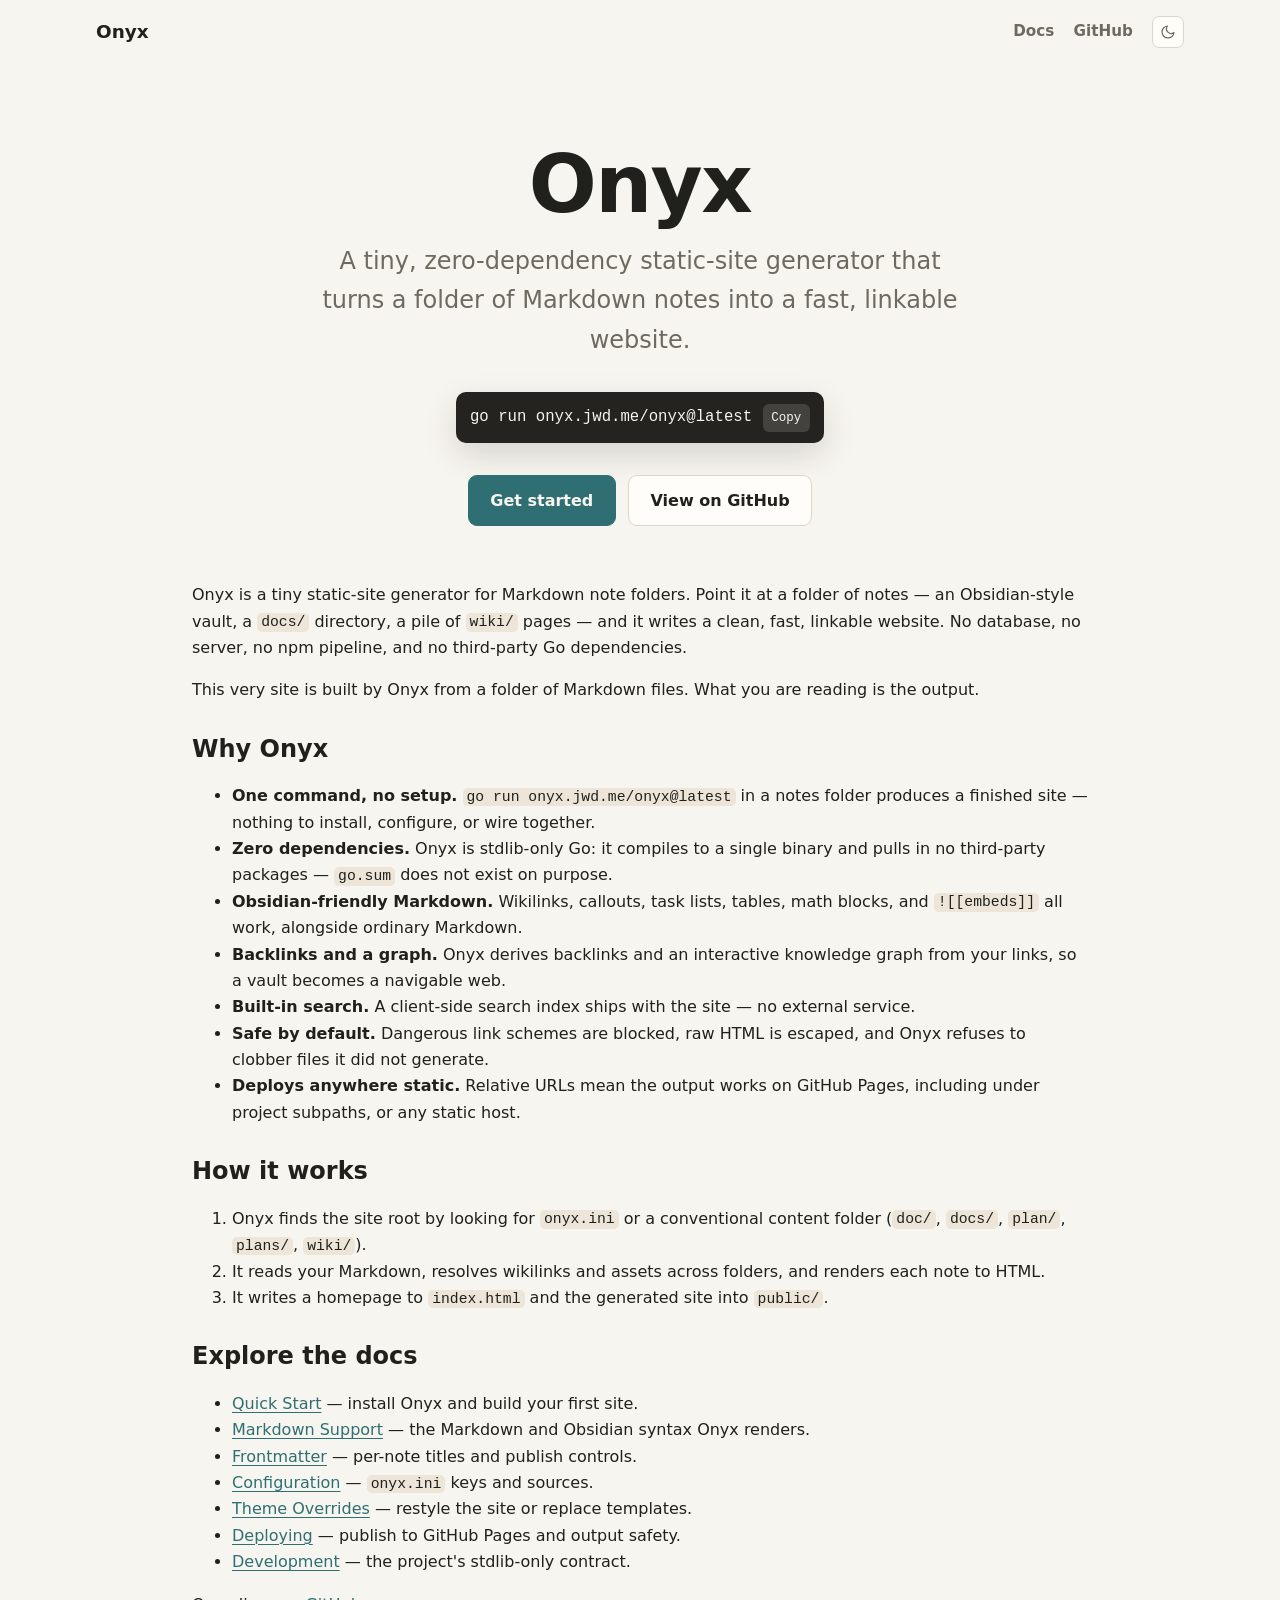
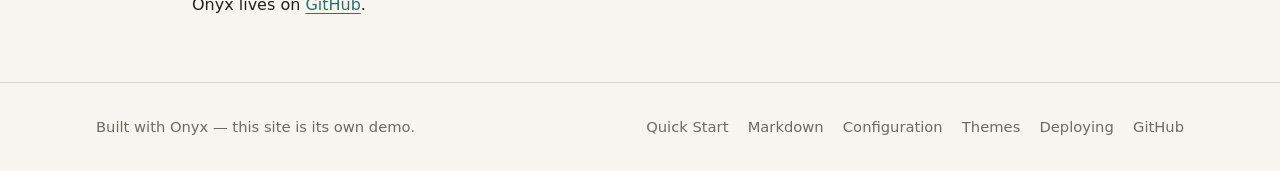
<file: index.html>
<!-- generated by Onyx; do not edit -->
<!doctype html>
<html lang="en">
<head>
  <meta charset="utf-8">
  <meta name="viewport" content="width=device-width, initial-scale=1">
  
  <meta name="go-import" content="onyx.jwd.me git https://github.com/jwd83/onyx">
  <meta name="go-source" content="onyx.jwd.me https://github.com/jwd83/onyx https://github.com/jwd83/onyx/tree/master{/dir} https://github.com/jwd83/onyx/blob/master{/dir}/{file}#L{line}">
  <title>Onyx — a tiny static-site generator for Markdown vaults</title>
  <meta name="description" content="Onyx is a tiny, zero-dependency static-site generator that publishes an Obsidian-style Markdown vault as a plain static website.">
  <link rel="icon" href="favicon.ico" sizes="any">
  <link rel="icon" type="image/png" sizes="32x32" href="favicon-32.png">
  <link rel="apple-touch-icon" href="apple-touch-icon.png">
  <script>
    (function () {
      var theme = "";
      try { theme = localStorage.getItem("onyx-theme") || ""; } catch (err) {}
      if (theme !== "dark" && theme !== "light") {
        theme = window.matchMedia && window.matchMedia("(prefers-color-scheme: dark)").matches ? "dark" : "light";
      }
      document.documentElement.dataset.onyxTheme = theme;
    })();
  </script>
  <link rel="stylesheet" href="public/onyx.css">
  <style>
    .lp-topbar {
      display: flex;
      align-items: center;
      gap: 1rem;
      max-width: 72rem;
      margin: 0 auto;
      padding: 1rem clamp(1rem, 4vw, 2rem);
    }
    .lp-brand {
      margin-right: auto;
      color: var(--text);
      font-size: 1.15rem;
      font-weight: 800;
      text-decoration: none;
    }
    .lp-topnav { display: flex; align-items: center; gap: 1.2rem; }
    .lp-topnav a {
      color: var(--muted);
      font-size: .95rem;
      font-weight: 600;
      text-decoration: none;
    }
    .lp-topnav a:hover { color: var(--accent); }
    .lp-hero {
      max-width: 72rem;
      margin: 0 auto;
      padding: clamp(2rem, 7vw, 5rem) clamp(1rem, 4vw, 2rem) clamp(1.25rem, 4vw, 2.5rem);
      text-align: center;
    }
    .lp-hero h1 {
      font-size: clamp(2.8rem, 9vw, 5rem);
      line-height: 1.02;
      letter-spacing: -.02em;
      margin: 0 0 1rem;
    }
    .lp-tagline {
      max-width: 40rem;
      margin: 0 auto 2rem;
      color: var(--muted);
      font-size: clamp(1.1rem, 2.6vw, 1.5rem);
    }
    .lp-install {
      display: inline-flex;
      align-items: center;
      gap: .65rem;
      max-width: 100%;
      padding: .7rem .9rem;
      border-radius: 10px;
      background: var(--pre-bg);
      color: var(--pre-text);
      box-shadow: 0 12px 32px var(--shadow);
      font-family: ui-monospace, SFMono-Regular, Menlo, Consolas, monospace;
      font-size: .98rem;
    }
    .lp-install code {
      overflow-x: auto;
      padding: 0;
      background: transparent;
      color: inherit;
    }
    .lp-copy {
      flex: 0 0 auto;
      padding: .25rem .55rem;
      border: 0;
      border-radius: 6px;
      background: rgb(255 255 255 / 14%);
      color: inherit;
      font: inherit;
      font-size: .78rem;
      cursor: pointer;
    }
    .lp-copy:hover { background: rgb(255 255 255 / 24%); }
    .lp-cta {
      display: flex;
      flex-wrap: wrap;
      justify-content: center;
      gap: .75rem;
      margin-top: 2rem;
    }
    .lp-btn {
      display: inline-block;
      padding: .7rem 1.35rem;
      border: 1px solid var(--line);
      border-radius: 9px;
      background: var(--surface);
      color: var(--text);
      font-weight: 650;
      text-decoration: none;
      transition: border-color .12s ease, color .12s ease, background .12s ease;
    }
    .lp-btn:hover { border-color: var(--accent); color: var(--accent); }
    .lp-btn-primary {
      background: var(--accent);
      border-color: var(--accent);
      color: var(--bg);
    }
    .lp-btn-primary:hover {
      background: var(--accent-2);
      border-color: var(--accent-2);
      color: var(--bg);
    }
    .lp-body {
      max-width: 60rem;
      margin: 0 auto;
      padding: 0 clamp(1rem, 4vw, 2rem) 3rem;
    }
    .lp-footer { border-top: 1px solid var(--line); }
    .lp-footer-inner {
      display: flex;
      flex-wrap: wrap;
      align-items: center;
      justify-content: space-between;
      gap: 1rem 2.5rem;
      max-width: 72rem;
      margin: 0 auto;
      padding: 2rem clamp(1rem, 4vw, 2rem);
      color: var(--muted);
      font-size: .92rem;
    }
    .lp-footer-links { display: flex; flex-wrap: wrap; gap: .4rem 1.2rem; }
    .lp-footer a { color: var(--muted); text-decoration: none; }
    .lp-footer a:hover { color: var(--accent); }
  </style>
</head>
<body>
  <a class="skip-link" href="#content">Skip to content</a>
  <header class="lp-topbar">
    <a class="lp-brand" href="./">Onyx</a>
    <nav class="lp-topnav" aria-label="Primary">
      <a href="public/quick-start/">Docs</a>
      <a href="https://github.com/jwd83/onyx">GitHub</a>
      <button type="button" id="onyx-theme-toggle" class="onyx-theme-toggle" aria-label="Use dark theme" aria-pressed="false" title="Use dark theme" hidden>
        <svg class="onyx-theme-icon onyx-theme-icon-moon" viewBox="0 0 24 24" fill="none" stroke="currentColor" stroke-width="1.8" stroke-linecap="round" stroke-linejoin="round" aria-hidden="true">
          <path d="M21 12.8A9 9 0 1 1 11.2 3 7 7 0 0 0 21 12.8z"></path>
        </svg>
        <svg class="onyx-theme-icon onyx-theme-icon-sun" viewBox="0 0 24 24" fill="none" stroke="currentColor" stroke-width="1.8" stroke-linecap="round" stroke-linejoin="round" aria-hidden="true">
          <circle cx="12" cy="12" r="4"></circle>
          <path d="M12 2v2"></path>
          <path d="M12 20v2"></path>
          <path d="m4.9 4.9 1.4 1.4"></path>
          <path d="m17.7 17.7 1.4 1.4"></path>
          <path d="M2 12h2"></path>
          <path d="M20 12h2"></path>
          <path d="m6.3 17.7-1.4 1.4"></path>
          <path d="m19.1 4.9-1.4 1.4"></path>
        </svg>
      </button>
    </nav>
  </header>
  <main id="content">
    <section class="lp-hero">
      <h1>Onyx</h1>
      <p class="lp-tagline">A tiny, zero-dependency static-site generator that turns a folder of Markdown notes into a fast, linkable website.</p>
      <div class="lp-install">
        <code id="lp-install-cmd">go run onyx.jwd.me/onyx@latest</code>
        <button type="button" class="lp-copy" id="lp-copy" aria-label="Copy install command">Copy</button>
      </div>
      <div class="lp-cta">
        <a class="lp-btn lp-btn-primary" href="public/quick-start/">Get started</a>
        <a class="lp-btn" href="https://github.com/jwd83/onyx">View on GitHub</a>
      </div>
    </section>
    <section class="lp-body onyx-content">
      <p>Onyx is a tiny static-site generator for Markdown note folders. Point it at a folder of notes — an Obsidian-style vault, a <code>docs/</code> directory, a pile of <code>wiki/</code> pages — and it writes a clean, fast, linkable website. No database, no server, no npm pipeline, and no third-party Go dependencies.</p>
<p>This very site is built by Onyx from a folder of Markdown files. What you are reading is the output.</p>
<h2 id="why-onyx">Why Onyx</h2>
<ul>
<li><strong>One command, no setup.</strong> <code>go run onyx.jwd.me/onyx@latest</code> in a notes folder produces a finished site — nothing to install, configure, or wire together.</li>
<li><strong>Zero dependencies.</strong> Onyx is stdlib-only Go: it compiles to a single binary and pulls in no third-party packages — <code>go.sum</code> does not exist on purpose.</li>
<li><strong>Obsidian-friendly Markdown.</strong> Wikilinks, callouts, task lists, tables, math blocks, and <code>![[embeds]]</code> all work, alongside ordinary Markdown.</li>
<li><strong>Backlinks and a graph.</strong> Onyx derives backlinks and an interactive knowledge graph from your links, so a vault becomes a navigable web.</li>
<li><strong>Built-in search.</strong> A client-side search index ships with the site — no external service.</li>
<li><strong>Safe by default.</strong> Dangerous link schemes are blocked, raw HTML is escaped, and Onyx refuses to clobber files it did not generate.</li>
<li><strong>Deploys anywhere static.</strong> Relative URLs mean the output works on GitHub Pages, including under project subpaths, or any static host.</li>
</ul>
<h2 id="how-it-works">How it works</h2>
<ol>
<li>Onyx finds the site root by looking for <code>onyx.ini</code> or a conventional content folder (<code>doc/</code>, <code>docs/</code>, <code>plan/</code>, <code>plans/</code>, <code>wiki/</code>).</li>
<li>It reads your Markdown, resolves wikilinks and assets across folders, and renders each note to HTML.</li>
<li>It writes a homepage to <code>index.html</code> and the generated site into <code>public/</code>.</li>
</ol>
<h2 id="explore-the-docs">Explore the docs</h2>
<ul>
<li><a class="wiki-link" href="public/quick-start/">Quick Start</a> — install Onyx and build your first site.</li>
<li><a class="wiki-link" href="public/markdown/">Markdown Support</a> — the Markdown and Obsidian syntax Onyx renders.</li>
<li><a class="wiki-link" href="public/frontmatter/">Frontmatter</a> — per-note titles and publish controls.</li>
<li><a class="wiki-link" href="public/configuration/">Configuration</a> — <code>onyx.ini</code> keys and sources.</li>
<li><a class="wiki-link" href="public/themes/">Theme Overrides</a> — restyle the site or replace templates.</li>
<li><a class="wiki-link" href="public/deploying/">Deploying</a> — publish to GitHub Pages and output safety.</li>
<li><a class="wiki-link" href="public/development/">Development</a> — the project&#39;s stdlib-only contract.</li>
</ul>
<p>Onyx lives on <a href="https://github.com/jwd83/onyx">GitHub</a>.</p>

    </section>
  </main>
  <footer class="lp-footer">
    <div class="lp-footer-inner">
      <span>Built with Onyx — this site is its own demo.</span>
      <nav class="lp-footer-links" aria-label="Documentation">
        <a href="public/quick-start/">Quick Start</a>
        <a href="public/markdown/">Markdown</a>
        <a href="public/configuration/">Configuration</a>
        <a href="public/themes/">Themes</a>
        <a href="public/deploying/">Deploying</a>
        <a href="https://github.com/jwd83/onyx">GitHub</a>
      </nav>
    </div>
  </footer>
  <script>
    (function () {
      var button = document.getElementById("onyx-theme-toggle");
      if (!button) return;

      var root = document.documentElement;
      var storageKey = "onyx-theme";
      var media = window.matchMedia ? window.matchMedia("(prefers-color-scheme: dark)") : null;

      function storedTheme() {
        var theme = "";
        try { theme = localStorage.getItem(storageKey) || ""; } catch (err) {}
        return theme === "dark" || theme === "light" ? theme : "";
      }

      function systemTheme() {
        return media && media.matches ? "dark" : "light";
      }

      function applyTheme(theme) {
        root.dataset.onyxTheme = theme;
        var dark = theme === "dark";
        var label = dark ? "Use light theme" : "Use dark theme";
        button.setAttribute("aria-pressed", String(dark));
        button.setAttribute("aria-label", label);
        button.title = label;
      }

      button.hidden = false;
      applyTheme(storedTheme() || root.dataset.onyxTheme || systemTheme());

      button.addEventListener("click", function () {
        var theme = root.dataset.onyxTheme === "dark" ? "light" : "dark";
        try { localStorage.setItem(storageKey, theme); } catch (err) {}
        applyTheme(theme);
      });

      function syncSystemTheme(event) {
        if (!storedTheme()) applyTheme(event.matches ? "dark" : "light");
      }
      if (media && media.addEventListener) media.addEventListener("change", syncSystemTheme);
      else if (media && media.addListener) media.addListener(syncSystemTheme);
    })();
  </script>
  <script>
    (function () {
      var button = document.getElementById("lp-copy");
      var cmd = document.getElementById("lp-install-cmd");
      if (!button || !cmd || !navigator.clipboard) return;
      button.addEventListener("click", function () {
        navigator.clipboard.writeText(cmd.textContent.trim()).then(function () {
          var original = button.textContent;
          button.textContent = "Copied";
          setTimeout(function () { button.textContent = original; }, 1400);
        }).catch(function () {});
      });
    })();
  </script>
</body>
</html>
</file>
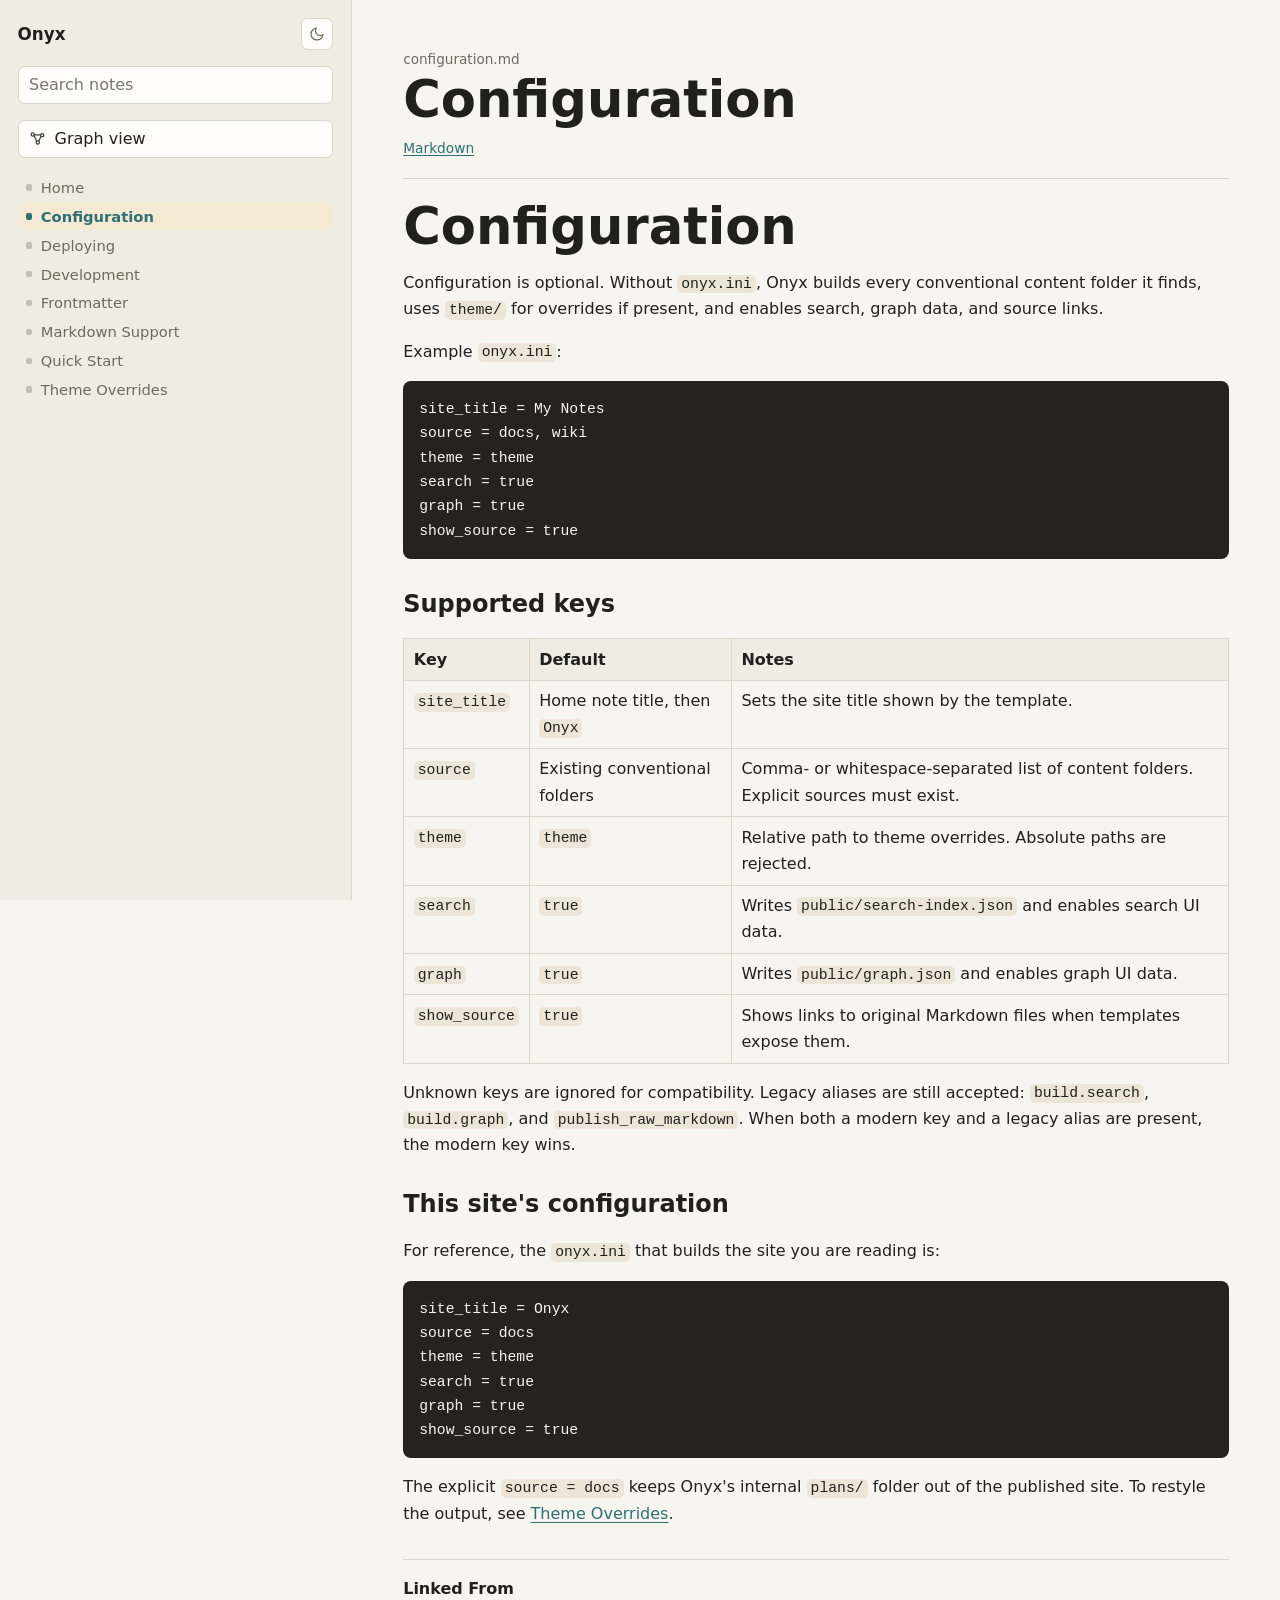
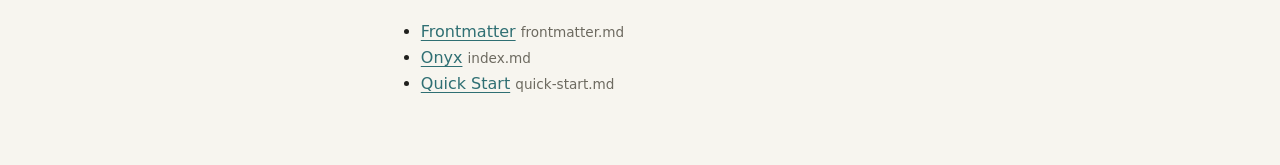
<file: public/configuration/index.html>
<!-- generated by Onyx; do not edit -->
<!doctype html>
<html lang="en">
<head>
  <meta charset="utf-8">
  <meta name="viewport" content="width=device-width, initial-scale=1">
  <title>Configuration - Onyx</title>
  <script>
    (function () {
      var theme = "";
      try { theme = localStorage.getItem("onyx-theme") || ""; } catch (err) {}
      if (theme !== "dark" && theme !== "light") {
        theme = window.matchMedia && window.matchMedia("(prefers-color-scheme: dark)").matches ? "dark" : "light";
      }
      document.documentElement.dataset.onyxTheme = theme;
    })();
  </script>
  <link rel="stylesheet" href="../../public/onyx.css">
  <script>window.ONYX_ROOT = "../../"; window.ONYX_PAGE = "configuration";</script>
  <script defer src="../../public/onyx.js"></script>
</head>
<body>
  <a class="skip-link" href="#content">Skip to content</a>
  <div class="onyx-shell">
    <aside class="onyx-sidebar">
      <div class="onyx-sidebar-top">
        <a class="onyx-brand" href="../../">Onyx</a>
        <button type="button" id="onyx-theme-toggle" class="onyx-theme-toggle" aria-label="Use dark theme" aria-pressed="false" title="Use dark theme" hidden>
          <svg class="onyx-theme-icon onyx-theme-icon-moon" viewBox="0 0 24 24" fill="none" stroke="currentColor" stroke-width="1.8" stroke-linecap="round" stroke-linejoin="round" aria-hidden="true">
            <path d="M21 12.8A9 9 0 1 1 11.2 3 7 7 0 0 0 21 12.8z"></path>
          </svg>
          <svg class="onyx-theme-icon onyx-theme-icon-sun" viewBox="0 0 24 24" fill="none" stroke="currentColor" stroke-width="1.8" stroke-linecap="round" stroke-linejoin="round" aria-hidden="true">
            <circle cx="12" cy="12" r="4"></circle>
            <path d="M12 2v2"></path>
            <path d="M12 20v2"></path>
            <path d="m4.9 4.9 1.4 1.4"></path>
            <path d="m17.7 17.7 1.4 1.4"></path>
            <path d="M2 12h2"></path>
            <path d="M20 12h2"></path>
            <path d="m6.3 17.7-1.4 1.4"></path>
            <path d="m19.1 4.9-1.4 1.4"></path>
          </svg>
        </button>
      </div>
      
      <div class="onyx-search">
        <input id="onyx-search" type="search" autocomplete="off" placeholder="Search notes">
        <div id="onyx-search-results" class="onyx-search-results" hidden></div>
      </div>
      
      
      <button type="button" id="onyx-graph-open" class="onyx-graph-btn" aria-haspopup="dialog">
        <svg viewBox="0 0 24 24" fill="none" stroke="currentColor" stroke-width="1.7" aria-hidden="true">
          <circle cx="5" cy="6" r="2.2"></circle>
          <circle cx="18" cy="7" r="2.2"></circle>
          <circle cx="12" cy="17" r="2.2"></circle>
          <line x1="6.8" y1="7.2" x2="10.4" y2="15.4"></line>
          <line x1="16.4" y1="8.6" x2="13.3" y2="15.5"></line>
          <line x1="7" y1="6.5" x2="16" y2="6.8"></line>
        </svg>
        Graph view
      </button>
      
      <nav aria-label="Notes">
        <ul class="nav-tree"><li><a href="../../">Home</a></li><li><a aria-current="page" href="../../public/configuration/">Configuration</a></li><li><a href="../../public/deploying/">Deploying</a></li><li><a href="../../public/development/">Development</a></li><li><a href="../../public/frontmatter/">Frontmatter</a></li><li><a href="../../public/markdown/">Markdown Support</a></li><li><a href="../../public/quick-start/">Quick Start</a></li><li><a href="../../public/themes/">Theme Overrides</a></li></ul>
      </nav>
    </aside>
    <main id="content" class="onyx-main">
      <article class="onyx-note">
        <header class="onyx-note-header">
          <p class="onyx-path">configuration.md</p>
          <h1>Configuration</h1>
          <a class="onyx-source" href="../../docs/configuration.md">Markdown</a>
        </header>
        <div class="onyx-content">
          <h1 id="configuration">Configuration</h1>
<p>Configuration is optional. Without <code>onyx.ini</code>, Onyx builds every conventional content folder it finds, uses <code>theme/</code> for overrides if present, and enables search, graph data, and source links.</p>
<p>Example <code>onyx.ini</code>:</p>
<pre><code class="language-ini">site_title = My Notes
source = docs, wiki
theme = theme
search = true
graph = true
show_source = true</code></pre>
<h2 id="supported-keys">Supported keys</h2>
<table>
<thead><tr><th>Key</th><th>Default</th><th>Notes</th></tr></thead>
<tbody>
<tr><td><code>site_title</code></td><td>Home note title, then <code>Onyx</code></td><td>Sets the site title shown by the template.</td></tr>
<tr><td><code>source</code></td><td>Existing conventional folders</td><td>Comma- or whitespace-separated list of content folders. Explicit sources must exist.</td></tr>
<tr><td><code>theme</code></td><td><code>theme</code></td><td>Relative path to theme overrides. Absolute paths are rejected.</td></tr>
<tr><td><code>search</code></td><td><code>true</code></td><td>Writes <code>public/search-index.json</code> and enables search UI data.</td></tr>
<tr><td><code>graph</code></td><td><code>true</code></td><td>Writes <code>public/graph.json</code> and enables graph UI data.</td></tr>
<tr><td><code>show_source</code></td><td><code>true</code></td><td>Shows links to original Markdown files when templates expose them.</td></tr>
</tbody>
</table>
<p>Unknown keys are ignored for compatibility. Legacy aliases are still accepted: <code>build.search</code>, <code>build.graph</code>, and <code>publish_raw_markdown</code>. When both a modern key and a legacy alias are present, the modern key wins.</p>
<h2 id="this-site-s-configuration">This site&#39;s configuration</h2>
<p>For reference, the <code>onyx.ini</code> that builds the site you are reading is:</p>
<pre><code class="language-ini">site_title = Onyx
source = docs
theme = theme
search = true
graph = true
show_source = true</code></pre>
<p>The explicit <code>source = docs</code> keeps Onyx&#39;s internal <code>plans/</code> folder out of the published site. To restyle the output, see <a class="wiki-link" href="../../public/themes/">Theme Overrides</a>.</p>

        </div>
        
        <section class="onyx-backlinks" aria-labelledby="backlinks-title">
          <h2 id="backlinks-title">Linked From</h2>
          <ul>
            <li><a href="../../public/frontmatter/">Frontmatter</a> <span>frontmatter.md</span></li><li><a href="../../">Onyx</a> <span>index.md</span></li><li><a href="../../public/quick-start/">Quick Start</a> <span>quick-start.md</span></li>
          </ul>
        </section>
        
      </article>
    </main>
  </div>
  <script>
    (function () {
      var button = document.getElementById("onyx-theme-toggle");
      if (!button) return;

      var root = document.documentElement;
      var storageKey = "onyx-theme";
      var media = window.matchMedia ? window.matchMedia("(prefers-color-scheme: dark)") : null;

      function storedTheme() {
        var theme = "";
        try { theme = localStorage.getItem(storageKey) || ""; } catch (err) {}
        return theme === "dark" || theme === "light" ? theme : "";
      }

      function systemTheme() {
        return media && media.matches ? "dark" : "light";
      }

      function applyTheme(theme) {
        root.dataset.onyxTheme = theme;
        var dark = theme === "dark";
        var label = dark ? "Use light theme" : "Use dark theme";
        button.setAttribute("aria-pressed", String(dark));
        button.setAttribute("aria-label", label);
        button.title = label;
      }

      button.hidden = false;
      applyTheme(storedTheme() || root.dataset.onyxTheme || systemTheme());

      button.addEventListener("click", function () {
        var theme = root.dataset.onyxTheme === "dark" ? "light" : "dark";
        try { localStorage.setItem(storageKey, theme); } catch (err) {}
        applyTheme(theme);
        document.dispatchEvent(new Event("onyx-theme-change"));
      });

      function syncSystemTheme(event) {
        if (!storedTheme()) applyTheme(event.matches ? "dark" : "light");
      }
      if (media && media.addEventListener) media.addEventListener("change", syncSystemTheme);
      else if (media && media.addListener) media.addListener(syncSystemTheme);
    })();
  </script>
  
  <div id="onyx-graph-modal" class="onyx-graph-modal" hidden role="dialog" aria-modal="true" aria-label="Knowledge graph">
    <div class="onyx-graph-backdrop" data-graph-close></div>
    <div class="onyx-graph-panel">
      <div class="onyx-graph-toolbar">
        <span class="onyx-graph-title">Graph</span>
        <span id="onyx-graph-count" class="onyx-graph-count"></span>
        <span class="onyx-graph-hint">drag to pan &middot; scroll to zoom &middot; click a node to open</span>
        <button type="button" class="onyx-graph-close" data-graph-close aria-label="Close graph">&times;</button>
      </div>
      <canvas id="onyx-graph-canvas"></canvas>
    </div>
  </div>
  
</body>
</html>
</file>
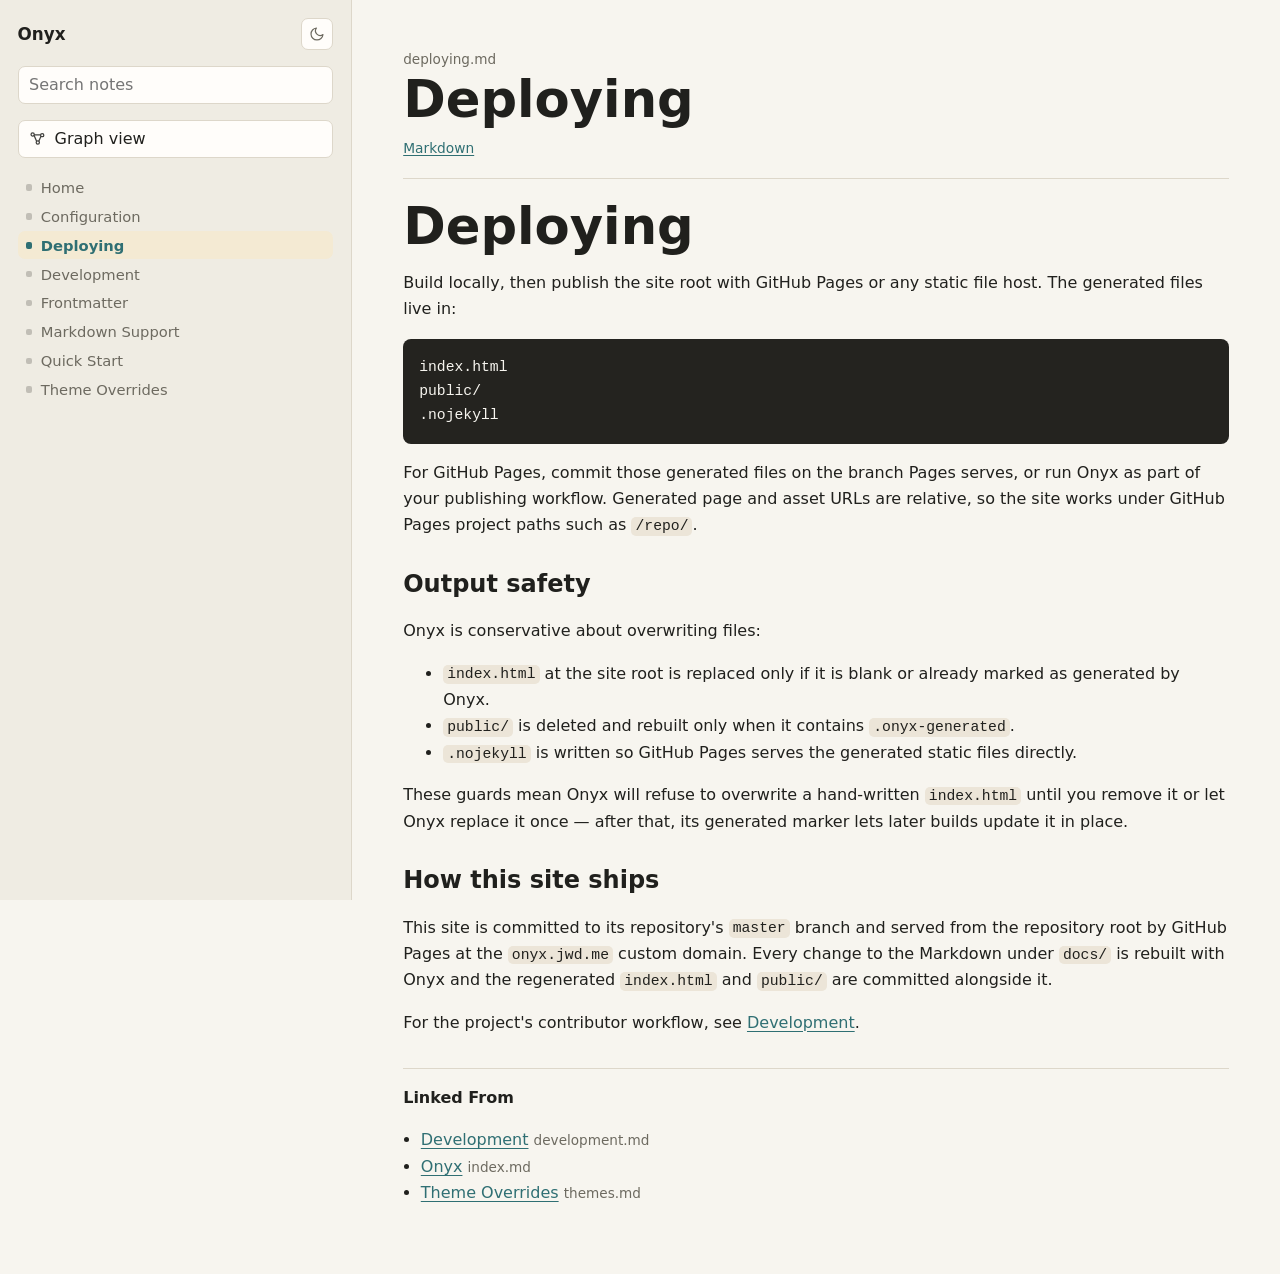
<file: public/deploying/index.html>
<!-- generated by Onyx; do not edit -->
<!doctype html>
<html lang="en">
<head>
  <meta charset="utf-8">
  <meta name="viewport" content="width=device-width, initial-scale=1">
  <title>Deploying - Onyx</title>
  <script>
    (function () {
      var theme = "";
      try { theme = localStorage.getItem("onyx-theme") || ""; } catch (err) {}
      if (theme !== "dark" && theme !== "light") {
        theme = window.matchMedia && window.matchMedia("(prefers-color-scheme: dark)").matches ? "dark" : "light";
      }
      document.documentElement.dataset.onyxTheme = theme;
    })();
  </script>
  <link rel="stylesheet" href="../../public/onyx.css">
  <script>window.ONYX_ROOT = "../../"; window.ONYX_PAGE = "deploying";</script>
  <script defer src="../../public/onyx.js"></script>
</head>
<body>
  <a class="skip-link" href="#content">Skip to content</a>
  <div class="onyx-shell">
    <aside class="onyx-sidebar">
      <div class="onyx-sidebar-top">
        <a class="onyx-brand" href="../../">Onyx</a>
        <button type="button" id="onyx-theme-toggle" class="onyx-theme-toggle" aria-label="Use dark theme" aria-pressed="false" title="Use dark theme" hidden>
          <svg class="onyx-theme-icon onyx-theme-icon-moon" viewBox="0 0 24 24" fill="none" stroke="currentColor" stroke-width="1.8" stroke-linecap="round" stroke-linejoin="round" aria-hidden="true">
            <path d="M21 12.8A9 9 0 1 1 11.2 3 7 7 0 0 0 21 12.8z"></path>
          </svg>
          <svg class="onyx-theme-icon onyx-theme-icon-sun" viewBox="0 0 24 24" fill="none" stroke="currentColor" stroke-width="1.8" stroke-linecap="round" stroke-linejoin="round" aria-hidden="true">
            <circle cx="12" cy="12" r="4"></circle>
            <path d="M12 2v2"></path>
            <path d="M12 20v2"></path>
            <path d="m4.9 4.9 1.4 1.4"></path>
            <path d="m17.7 17.7 1.4 1.4"></path>
            <path d="M2 12h2"></path>
            <path d="M20 12h2"></path>
            <path d="m6.3 17.7-1.4 1.4"></path>
            <path d="m19.1 4.9-1.4 1.4"></path>
          </svg>
        </button>
      </div>
      
      <div class="onyx-search">
        <input id="onyx-search" type="search" autocomplete="off" placeholder="Search notes">
        <div id="onyx-search-results" class="onyx-search-results" hidden></div>
      </div>
      
      
      <button type="button" id="onyx-graph-open" class="onyx-graph-btn" aria-haspopup="dialog">
        <svg viewBox="0 0 24 24" fill="none" stroke="currentColor" stroke-width="1.7" aria-hidden="true">
          <circle cx="5" cy="6" r="2.2"></circle>
          <circle cx="18" cy="7" r="2.2"></circle>
          <circle cx="12" cy="17" r="2.2"></circle>
          <line x1="6.8" y1="7.2" x2="10.4" y2="15.4"></line>
          <line x1="16.4" y1="8.6" x2="13.3" y2="15.5"></line>
          <line x1="7" y1="6.5" x2="16" y2="6.8"></line>
        </svg>
        Graph view
      </button>
      
      <nav aria-label="Notes">
        <ul class="nav-tree"><li><a href="../../">Home</a></li><li><a href="../../public/configuration/">Configuration</a></li><li><a aria-current="page" href="../../public/deploying/">Deploying</a></li><li><a href="../../public/development/">Development</a></li><li><a href="../../public/frontmatter/">Frontmatter</a></li><li><a href="../../public/markdown/">Markdown Support</a></li><li><a href="../../public/quick-start/">Quick Start</a></li><li><a href="../../public/themes/">Theme Overrides</a></li></ul>
      </nav>
    </aside>
    <main id="content" class="onyx-main">
      <article class="onyx-note">
        <header class="onyx-note-header">
          <p class="onyx-path">deploying.md</p>
          <h1>Deploying</h1>
          <a class="onyx-source" href="../../docs/deploying.md">Markdown</a>
        </header>
        <div class="onyx-content">
          <h1 id="deploying">Deploying</h1>
<p>Build locally, then publish the site root with GitHub Pages or any static file host. The generated files live in:</p>
<pre><code class="language-text">index.html
public/
.nojekyll</code></pre>
<p>For GitHub Pages, commit those generated files on the branch Pages serves, or run Onyx as part of your publishing workflow. Generated page and asset URLs are relative, so the site works under GitHub Pages project paths such as <code>/repo/</code>.</p>
<h2 id="output-safety">Output safety</h2>
<p>Onyx is conservative about overwriting files:</p>
<ul>
<li><code>index.html</code> at the site root is replaced only if it is blank or already marked as generated by Onyx.</li>
<li><code>public/</code> is deleted and rebuilt only when it contains <code>.onyx-generated</code>.</li>
<li><code>.nojekyll</code> is written so GitHub Pages serves the generated static files directly.</li>
</ul>
<p>These guards mean Onyx will refuse to overwrite a hand-written <code>index.html</code> until you remove it or let Onyx replace it once — after that, its generated marker lets later builds update it in place.</p>
<h2 id="how-this-site-ships">How this site ships</h2>
<p>This site is committed to its repository&#39;s <code>master</code> branch and served from the repository root by GitHub Pages at the <code>onyx.jwd.me</code> custom domain. Every change to the Markdown under <code>docs/</code> is rebuilt with Onyx and the regenerated <code>index.html</code> and <code>public/</code> are committed alongside it.</p>
<p>For the project&#39;s contributor workflow, see <a class="wiki-link" href="../../public/development/">Development</a>.</p>

        </div>
        
        <section class="onyx-backlinks" aria-labelledby="backlinks-title">
          <h2 id="backlinks-title">Linked From</h2>
          <ul>
            <li><a href="../../public/development/">Development</a> <span>development.md</span></li><li><a href="../../">Onyx</a> <span>index.md</span></li><li><a href="../../public/themes/">Theme Overrides</a> <span>themes.md</span></li>
          </ul>
        </section>
        
      </article>
    </main>
  </div>
  <script>
    (function () {
      var button = document.getElementById("onyx-theme-toggle");
      if (!button) return;

      var root = document.documentElement;
      var storageKey = "onyx-theme";
      var media = window.matchMedia ? window.matchMedia("(prefers-color-scheme: dark)") : null;

      function storedTheme() {
        var theme = "";
        try { theme = localStorage.getItem(storageKey) || ""; } catch (err) {}
        return theme === "dark" || theme === "light" ? theme : "";
      }

      function systemTheme() {
        return media && media.matches ? "dark" : "light";
      }

      function applyTheme(theme) {
        root.dataset.onyxTheme = theme;
        var dark = theme === "dark";
        var label = dark ? "Use light theme" : "Use dark theme";
        button.setAttribute("aria-pressed", String(dark));
        button.setAttribute("aria-label", label);
        button.title = label;
      }

      button.hidden = false;
      applyTheme(storedTheme() || root.dataset.onyxTheme || systemTheme());

      button.addEventListener("click", function () {
        var theme = root.dataset.onyxTheme === "dark" ? "light" : "dark";
        try { localStorage.setItem(storageKey, theme); } catch (err) {}
        applyTheme(theme);
        document.dispatchEvent(new Event("onyx-theme-change"));
      });

      function syncSystemTheme(event) {
        if (!storedTheme()) applyTheme(event.matches ? "dark" : "light");
      }
      if (media && media.addEventListener) media.addEventListener("change", syncSystemTheme);
      else if (media && media.addListener) media.addListener(syncSystemTheme);
    })();
  </script>
  
  <div id="onyx-graph-modal" class="onyx-graph-modal" hidden role="dialog" aria-modal="true" aria-label="Knowledge graph">
    <div class="onyx-graph-backdrop" data-graph-close></div>
    <div class="onyx-graph-panel">
      <div class="onyx-graph-toolbar">
        <span class="onyx-graph-title">Graph</span>
        <span id="onyx-graph-count" class="onyx-graph-count"></span>
        <span class="onyx-graph-hint">drag to pan &middot; scroll to zoom &middot; click a node to open</span>
        <button type="button" class="onyx-graph-close" data-graph-close aria-label="Close graph">&times;</button>
      </div>
      <canvas id="onyx-graph-canvas"></canvas>
    </div>
  </div>
  
</body>
</html>
</file>
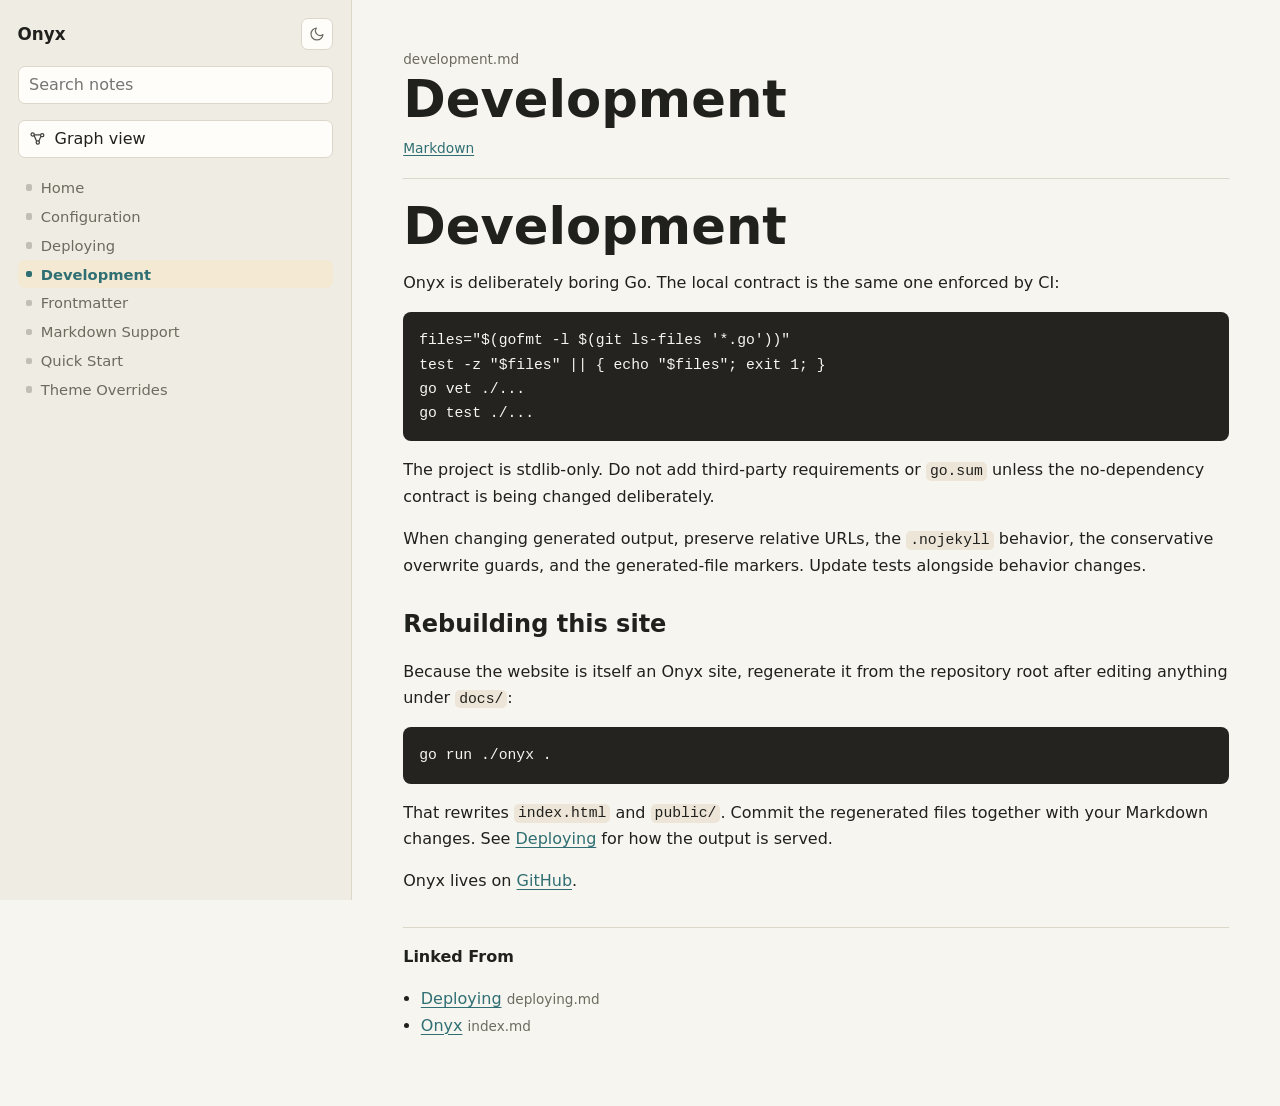
<file: public/development/index.html>
<!-- generated by Onyx; do not edit -->
<!doctype html>
<html lang="en">
<head>
  <meta charset="utf-8">
  <meta name="viewport" content="width=device-width, initial-scale=1">
  <title>Development - Onyx</title>
  <script>
    (function () {
      var theme = "";
      try { theme = localStorage.getItem("onyx-theme") || ""; } catch (err) {}
      if (theme !== "dark" && theme !== "light") {
        theme = window.matchMedia && window.matchMedia("(prefers-color-scheme: dark)").matches ? "dark" : "light";
      }
      document.documentElement.dataset.onyxTheme = theme;
    })();
  </script>
  <link rel="stylesheet" href="../../public/onyx.css">
  <script>window.ONYX_ROOT = "../../"; window.ONYX_PAGE = "development";</script>
  <script defer src="../../public/onyx.js"></script>
</head>
<body>
  <a class="skip-link" href="#content">Skip to content</a>
  <div class="onyx-shell">
    <aside class="onyx-sidebar">
      <div class="onyx-sidebar-top">
        <a class="onyx-brand" href="../../">Onyx</a>
        <button type="button" id="onyx-theme-toggle" class="onyx-theme-toggle" aria-label="Use dark theme" aria-pressed="false" title="Use dark theme" hidden>
          <svg class="onyx-theme-icon onyx-theme-icon-moon" viewBox="0 0 24 24" fill="none" stroke="currentColor" stroke-width="1.8" stroke-linecap="round" stroke-linejoin="round" aria-hidden="true">
            <path d="M21 12.8A9 9 0 1 1 11.2 3 7 7 0 0 0 21 12.8z"></path>
          </svg>
          <svg class="onyx-theme-icon onyx-theme-icon-sun" viewBox="0 0 24 24" fill="none" stroke="currentColor" stroke-width="1.8" stroke-linecap="round" stroke-linejoin="round" aria-hidden="true">
            <circle cx="12" cy="12" r="4"></circle>
            <path d="M12 2v2"></path>
            <path d="M12 20v2"></path>
            <path d="m4.9 4.9 1.4 1.4"></path>
            <path d="m17.7 17.7 1.4 1.4"></path>
            <path d="M2 12h2"></path>
            <path d="M20 12h2"></path>
            <path d="m6.3 17.7-1.4 1.4"></path>
            <path d="m19.1 4.9-1.4 1.4"></path>
          </svg>
        </button>
      </div>
      
      <div class="onyx-search">
        <input id="onyx-search" type="search" autocomplete="off" placeholder="Search notes">
        <div id="onyx-search-results" class="onyx-search-results" hidden></div>
      </div>
      
      
      <button type="button" id="onyx-graph-open" class="onyx-graph-btn" aria-haspopup="dialog">
        <svg viewBox="0 0 24 24" fill="none" stroke="currentColor" stroke-width="1.7" aria-hidden="true">
          <circle cx="5" cy="6" r="2.2"></circle>
          <circle cx="18" cy="7" r="2.2"></circle>
          <circle cx="12" cy="17" r="2.2"></circle>
          <line x1="6.8" y1="7.2" x2="10.4" y2="15.4"></line>
          <line x1="16.4" y1="8.6" x2="13.3" y2="15.5"></line>
          <line x1="7" y1="6.5" x2="16" y2="6.8"></line>
        </svg>
        Graph view
      </button>
      
      <nav aria-label="Notes">
        <ul class="nav-tree"><li><a href="../../">Home</a></li><li><a href="../../public/configuration/">Configuration</a></li><li><a href="../../public/deploying/">Deploying</a></li><li><a aria-current="page" href="../../public/development/">Development</a></li><li><a href="../../public/frontmatter/">Frontmatter</a></li><li><a href="../../public/markdown/">Markdown Support</a></li><li><a href="../../public/quick-start/">Quick Start</a></li><li><a href="../../public/themes/">Theme Overrides</a></li></ul>
      </nav>
    </aside>
    <main id="content" class="onyx-main">
      <article class="onyx-note">
        <header class="onyx-note-header">
          <p class="onyx-path">development.md</p>
          <h1>Development</h1>
          <a class="onyx-source" href="../../docs/development.md">Markdown</a>
        </header>
        <div class="onyx-content">
          <h1 id="development">Development</h1>
<p>Onyx is deliberately boring Go. The local contract is the same one enforced by CI:</p>
<pre><code class="language-sh">files=&#34;$(gofmt -l $(git ls-files &#39;*.go&#39;))&#34;
test -z &#34;$files&#34; || { echo &#34;$files&#34;; exit 1; }
go vet ./...
go test ./...</code></pre>
<p>The project is stdlib-only. Do not add third-party requirements or <code>go.sum</code> unless the no-dependency contract is being changed deliberately.</p>
<p>When changing generated output, preserve relative URLs, the <code>.nojekyll</code> behavior, the conservative overwrite guards, and the generated-file markers. Update tests alongside behavior changes.</p>
<h2 id="rebuilding-this-site">Rebuilding this site</h2>
<p>Because the website is itself an Onyx site, regenerate it from the repository root after editing anything under <code>docs/</code>:</p>
<pre><code class="language-sh">go run ./onyx .</code></pre>
<p>That rewrites <code>index.html</code> and <code>public/</code>. Commit the regenerated files together with your Markdown changes. See <a class="wiki-link" href="../../public/deploying/">Deploying</a> for how the output is served.</p>
<p>Onyx lives on <a href="https://github.com/jwd83/onyx">GitHub</a>.</p>

        </div>
        
        <section class="onyx-backlinks" aria-labelledby="backlinks-title">
          <h2 id="backlinks-title">Linked From</h2>
          <ul>
            <li><a href="../../public/deploying/">Deploying</a> <span>deploying.md</span></li><li><a href="../../">Onyx</a> <span>index.md</span></li>
          </ul>
        </section>
        
      </article>
    </main>
  </div>
  <script>
    (function () {
      var button = document.getElementById("onyx-theme-toggle");
      if (!button) return;

      var root = document.documentElement;
      var storageKey = "onyx-theme";
      var media = window.matchMedia ? window.matchMedia("(prefers-color-scheme: dark)") : null;

      function storedTheme() {
        var theme = "";
        try { theme = localStorage.getItem(storageKey) || ""; } catch (err) {}
        return theme === "dark" || theme === "light" ? theme : "";
      }

      function systemTheme() {
        return media && media.matches ? "dark" : "light";
      }

      function applyTheme(theme) {
        root.dataset.onyxTheme = theme;
        var dark = theme === "dark";
        var label = dark ? "Use light theme" : "Use dark theme";
        button.setAttribute("aria-pressed", String(dark));
        button.setAttribute("aria-label", label);
        button.title = label;
      }

      button.hidden = false;
      applyTheme(storedTheme() || root.dataset.onyxTheme || systemTheme());

      button.addEventListener("click", function () {
        var theme = root.dataset.onyxTheme === "dark" ? "light" : "dark";
        try { localStorage.setItem(storageKey, theme); } catch (err) {}
        applyTheme(theme);
        document.dispatchEvent(new Event("onyx-theme-change"));
      });

      function syncSystemTheme(event) {
        if (!storedTheme()) applyTheme(event.matches ? "dark" : "light");
      }
      if (media && media.addEventListener) media.addEventListener("change", syncSystemTheme);
      else if (media && media.addListener) media.addListener(syncSystemTheme);
    })();
  </script>
  
  <div id="onyx-graph-modal" class="onyx-graph-modal" hidden role="dialog" aria-modal="true" aria-label="Knowledge graph">
    <div class="onyx-graph-backdrop" data-graph-close></div>
    <div class="onyx-graph-panel">
      <div class="onyx-graph-toolbar">
        <span class="onyx-graph-title">Graph</span>
        <span id="onyx-graph-count" class="onyx-graph-count"></span>
        <span class="onyx-graph-hint">drag to pan &middot; scroll to zoom &middot; click a node to open</span>
        <button type="button" class="onyx-graph-close" data-graph-close aria-label="Close graph">&times;</button>
      </div>
      <canvas id="onyx-graph-canvas"></canvas>
    </div>
  </div>
  
</body>
</html>
</file>
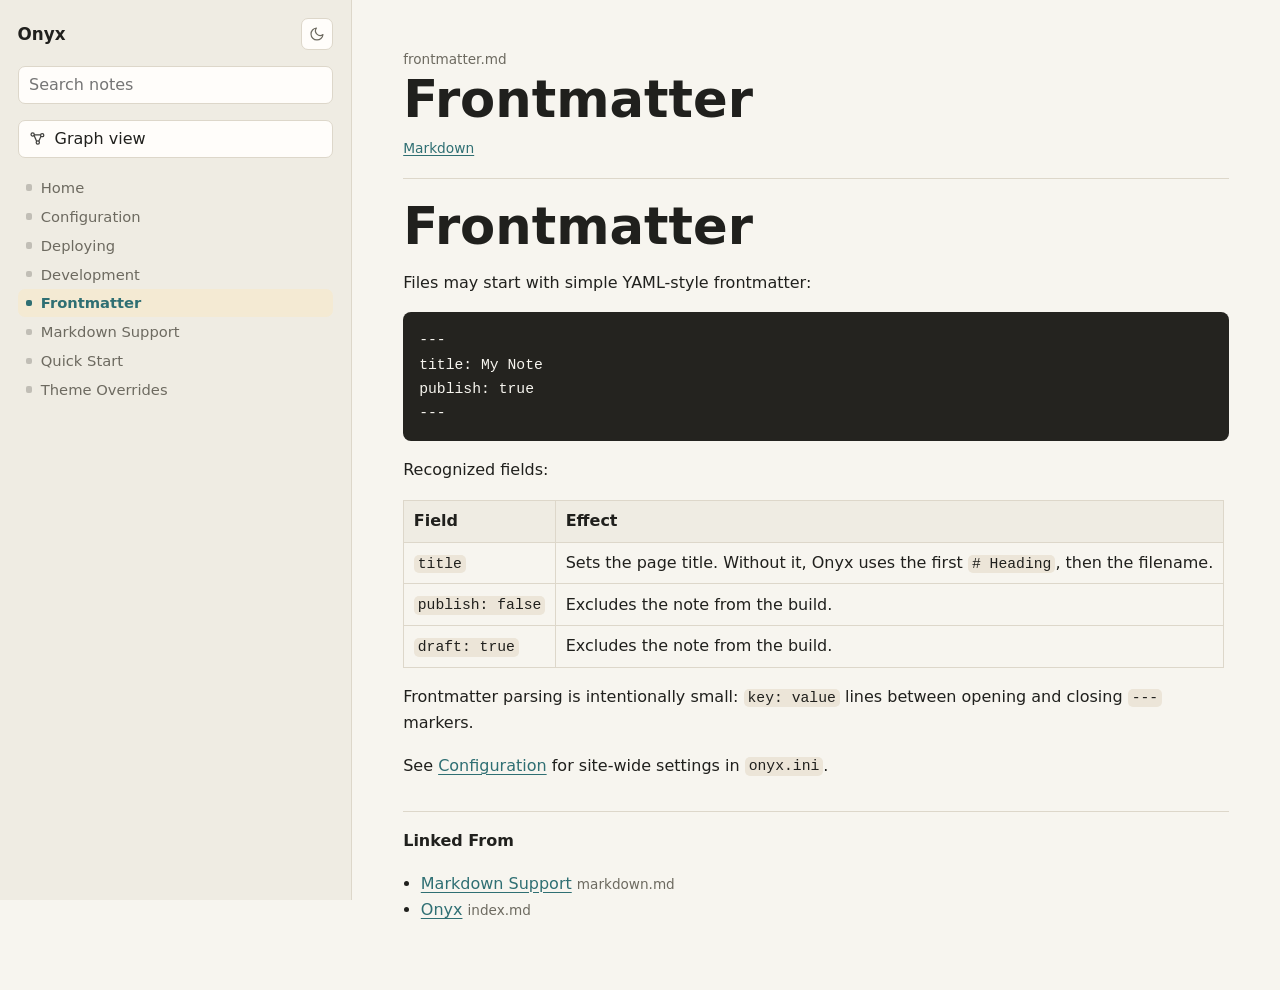
<file: public/frontmatter/index.html>
<!-- generated by Onyx; do not edit -->
<!doctype html>
<html lang="en">
<head>
  <meta charset="utf-8">
  <meta name="viewport" content="width=device-width, initial-scale=1">
  <title>Frontmatter - Onyx</title>
  <script>
    (function () {
      var theme = "";
      try { theme = localStorage.getItem("onyx-theme") || ""; } catch (err) {}
      if (theme !== "dark" && theme !== "light") {
        theme = window.matchMedia && window.matchMedia("(prefers-color-scheme: dark)").matches ? "dark" : "light";
      }
      document.documentElement.dataset.onyxTheme = theme;
    })();
  </script>
  <link rel="stylesheet" href="../../public/onyx.css">
  <script>window.ONYX_ROOT = "../../"; window.ONYX_PAGE = "frontmatter";</script>
  <script defer src="../../public/onyx.js"></script>
</head>
<body>
  <a class="skip-link" href="#content">Skip to content</a>
  <div class="onyx-shell">
    <aside class="onyx-sidebar">
      <div class="onyx-sidebar-top">
        <a class="onyx-brand" href="../../">Onyx</a>
        <button type="button" id="onyx-theme-toggle" class="onyx-theme-toggle" aria-label="Use dark theme" aria-pressed="false" title="Use dark theme" hidden>
          <svg class="onyx-theme-icon onyx-theme-icon-moon" viewBox="0 0 24 24" fill="none" stroke="currentColor" stroke-width="1.8" stroke-linecap="round" stroke-linejoin="round" aria-hidden="true">
            <path d="M21 12.8A9 9 0 1 1 11.2 3 7 7 0 0 0 21 12.8z"></path>
          </svg>
          <svg class="onyx-theme-icon onyx-theme-icon-sun" viewBox="0 0 24 24" fill="none" stroke="currentColor" stroke-width="1.8" stroke-linecap="round" stroke-linejoin="round" aria-hidden="true">
            <circle cx="12" cy="12" r="4"></circle>
            <path d="M12 2v2"></path>
            <path d="M12 20v2"></path>
            <path d="m4.9 4.9 1.4 1.4"></path>
            <path d="m17.7 17.7 1.4 1.4"></path>
            <path d="M2 12h2"></path>
            <path d="M20 12h2"></path>
            <path d="m6.3 17.7-1.4 1.4"></path>
            <path d="m19.1 4.9-1.4 1.4"></path>
          </svg>
        </button>
      </div>
      
      <div class="onyx-search">
        <input id="onyx-search" type="search" autocomplete="off" placeholder="Search notes">
        <div id="onyx-search-results" class="onyx-search-results" hidden></div>
      </div>
      
      
      <button type="button" id="onyx-graph-open" class="onyx-graph-btn" aria-haspopup="dialog">
        <svg viewBox="0 0 24 24" fill="none" stroke="currentColor" stroke-width="1.7" aria-hidden="true">
          <circle cx="5" cy="6" r="2.2"></circle>
          <circle cx="18" cy="7" r="2.2"></circle>
          <circle cx="12" cy="17" r="2.2"></circle>
          <line x1="6.8" y1="7.2" x2="10.4" y2="15.4"></line>
          <line x1="16.4" y1="8.6" x2="13.3" y2="15.5"></line>
          <line x1="7" y1="6.5" x2="16" y2="6.8"></line>
        </svg>
        Graph view
      </button>
      
      <nav aria-label="Notes">
        <ul class="nav-tree"><li><a href="../../">Home</a></li><li><a href="../../public/configuration/">Configuration</a></li><li><a href="../../public/deploying/">Deploying</a></li><li><a href="../../public/development/">Development</a></li><li><a aria-current="page" href="../../public/frontmatter/">Frontmatter</a></li><li><a href="../../public/markdown/">Markdown Support</a></li><li><a href="../../public/quick-start/">Quick Start</a></li><li><a href="../../public/themes/">Theme Overrides</a></li></ul>
      </nav>
    </aside>
    <main id="content" class="onyx-main">
      <article class="onyx-note">
        <header class="onyx-note-header">
          <p class="onyx-path">frontmatter.md</p>
          <h1>Frontmatter</h1>
          <a class="onyx-source" href="../../docs/frontmatter.md">Markdown</a>
        </header>
        <div class="onyx-content">
          <h1 id="frontmatter">Frontmatter</h1>
<p>Files may start with simple YAML-style frontmatter:</p>
<pre><code class="language-markdown">---
title: My Note
publish: true
---</code></pre>
<p>Recognized fields:</p>
<table>
<thead><tr><th>Field</th><th>Effect</th></tr></thead>
<tbody>
<tr><td><code>title</code></td><td>Sets the page title. Without it, Onyx uses the first <code># Heading</code>, then the filename.</td></tr>
<tr><td><code>publish: false</code></td><td>Excludes the note from the build.</td></tr>
<tr><td><code>draft: true</code></td><td>Excludes the note from the build.</td></tr>
</tbody>
</table>
<p>Frontmatter parsing is intentionally small: <code>key: value</code> lines between opening and closing <code>---</code> markers.</p>
<p>See <a class="wiki-link" href="../../public/configuration/">Configuration</a> for site-wide settings in <code>onyx.ini</code>.</p>

        </div>
        
        <section class="onyx-backlinks" aria-labelledby="backlinks-title">
          <h2 id="backlinks-title">Linked From</h2>
          <ul>
            <li><a href="../../public/markdown/">Markdown Support</a> <span>markdown.md</span></li><li><a href="../../">Onyx</a> <span>index.md</span></li>
          </ul>
        </section>
        
      </article>
    </main>
  </div>
  <script>
    (function () {
      var button = document.getElementById("onyx-theme-toggle");
      if (!button) return;

      var root = document.documentElement;
      var storageKey = "onyx-theme";
      var media = window.matchMedia ? window.matchMedia("(prefers-color-scheme: dark)") : null;

      function storedTheme() {
        var theme = "";
        try { theme = localStorage.getItem(storageKey) || ""; } catch (err) {}
        return theme === "dark" || theme === "light" ? theme : "";
      }

      function systemTheme() {
        return media && media.matches ? "dark" : "light";
      }

      function applyTheme(theme) {
        root.dataset.onyxTheme = theme;
        var dark = theme === "dark";
        var label = dark ? "Use light theme" : "Use dark theme";
        button.setAttribute("aria-pressed", String(dark));
        button.setAttribute("aria-label", label);
        button.title = label;
      }

      button.hidden = false;
      applyTheme(storedTheme() || root.dataset.onyxTheme || systemTheme());

      button.addEventListener("click", function () {
        var theme = root.dataset.onyxTheme === "dark" ? "light" : "dark";
        try { localStorage.setItem(storageKey, theme); } catch (err) {}
        applyTheme(theme);
        document.dispatchEvent(new Event("onyx-theme-change"));
      });

      function syncSystemTheme(event) {
        if (!storedTheme()) applyTheme(event.matches ? "dark" : "light");
      }
      if (media && media.addEventListener) media.addEventListener("change", syncSystemTheme);
      else if (media && media.addListener) media.addListener(syncSystemTheme);
    })();
  </script>
  
  <div id="onyx-graph-modal" class="onyx-graph-modal" hidden role="dialog" aria-modal="true" aria-label="Knowledge graph">
    <div class="onyx-graph-backdrop" data-graph-close></div>
    <div class="onyx-graph-panel">
      <div class="onyx-graph-toolbar">
        <span class="onyx-graph-title">Graph</span>
        <span id="onyx-graph-count" class="onyx-graph-count"></span>
        <span class="onyx-graph-hint">drag to pan &middot; scroll to zoom &middot; click a node to open</span>
        <button type="button" class="onyx-graph-close" data-graph-close aria-label="Close graph">&times;</button>
      </div>
      <canvas id="onyx-graph-canvas"></canvas>
    </div>
  </div>
  
</body>
</html>
</file>
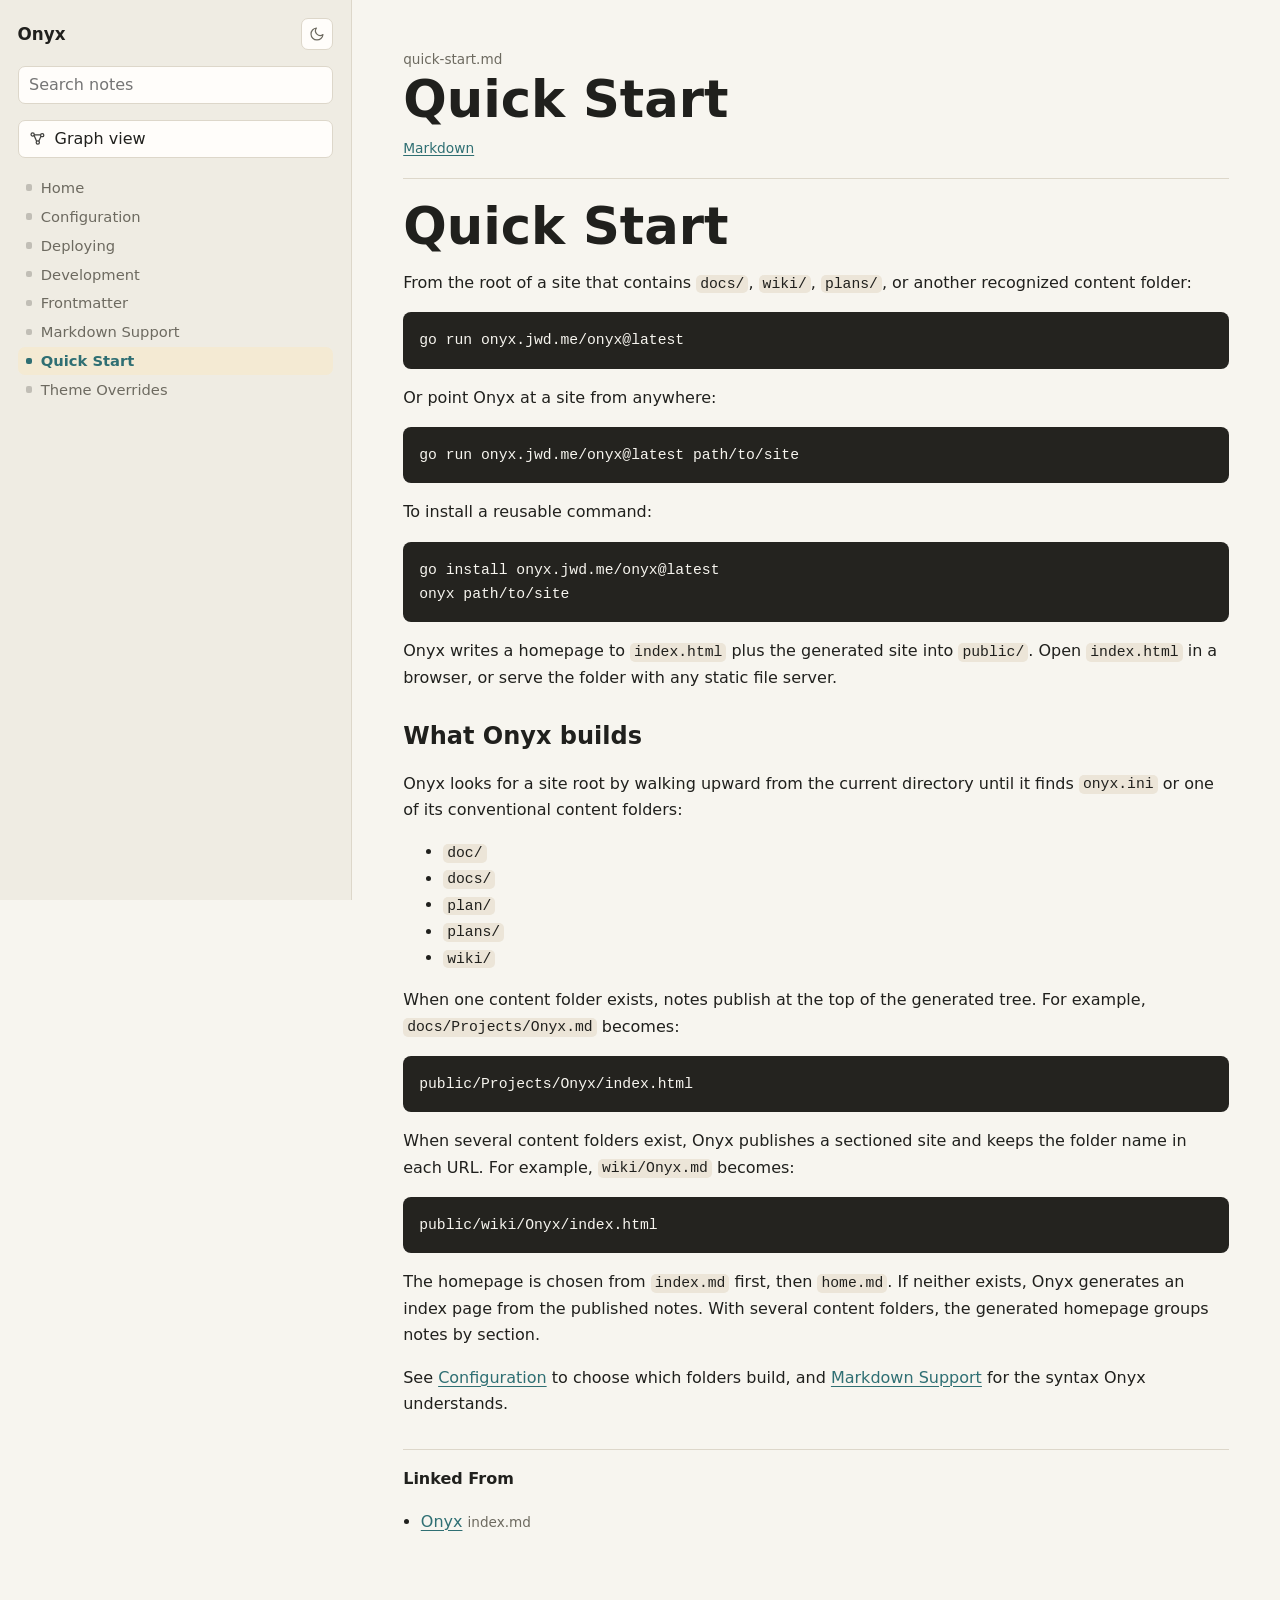
<file: public/quick-start/index.html>
<!-- generated by Onyx; do not edit -->
<!doctype html>
<html lang="en">
<head>
  <meta charset="utf-8">
  <meta name="viewport" content="width=device-width, initial-scale=1">
  <title>Quick Start - Onyx</title>
  <script>
    (function () {
      var theme = "";
      try { theme = localStorage.getItem("onyx-theme") || ""; } catch (err) {}
      if (theme !== "dark" && theme !== "light") {
        theme = window.matchMedia && window.matchMedia("(prefers-color-scheme: dark)").matches ? "dark" : "light";
      }
      document.documentElement.dataset.onyxTheme = theme;
    })();
  </script>
  <link rel="stylesheet" href="../../public/onyx.css">
  <script>window.ONYX_ROOT = "../../"; window.ONYX_PAGE = "quick-start";</script>
  <script defer src="../../public/onyx.js"></script>
</head>
<body>
  <a class="skip-link" href="#content">Skip to content</a>
  <div class="onyx-shell">
    <aside class="onyx-sidebar">
      <div class="onyx-sidebar-top">
        <a class="onyx-brand" href="../../">Onyx</a>
        <button type="button" id="onyx-theme-toggle" class="onyx-theme-toggle" aria-label="Use dark theme" aria-pressed="false" title="Use dark theme" hidden>
          <svg class="onyx-theme-icon onyx-theme-icon-moon" viewBox="0 0 24 24" fill="none" stroke="currentColor" stroke-width="1.8" stroke-linecap="round" stroke-linejoin="round" aria-hidden="true">
            <path d="M21 12.8A9 9 0 1 1 11.2 3 7 7 0 0 0 21 12.8z"></path>
          </svg>
          <svg class="onyx-theme-icon onyx-theme-icon-sun" viewBox="0 0 24 24" fill="none" stroke="currentColor" stroke-width="1.8" stroke-linecap="round" stroke-linejoin="round" aria-hidden="true">
            <circle cx="12" cy="12" r="4"></circle>
            <path d="M12 2v2"></path>
            <path d="M12 20v2"></path>
            <path d="m4.9 4.9 1.4 1.4"></path>
            <path d="m17.7 17.7 1.4 1.4"></path>
            <path d="M2 12h2"></path>
            <path d="M20 12h2"></path>
            <path d="m6.3 17.7-1.4 1.4"></path>
            <path d="m19.1 4.9-1.4 1.4"></path>
          </svg>
        </button>
      </div>
      
      <div class="onyx-search">
        <input id="onyx-search" type="search" autocomplete="off" placeholder="Search notes">
        <div id="onyx-search-results" class="onyx-search-results" hidden></div>
      </div>
      
      
      <button type="button" id="onyx-graph-open" class="onyx-graph-btn" aria-haspopup="dialog">
        <svg viewBox="0 0 24 24" fill="none" stroke="currentColor" stroke-width="1.7" aria-hidden="true">
          <circle cx="5" cy="6" r="2.2"></circle>
          <circle cx="18" cy="7" r="2.2"></circle>
          <circle cx="12" cy="17" r="2.2"></circle>
          <line x1="6.8" y1="7.2" x2="10.4" y2="15.4"></line>
          <line x1="16.4" y1="8.6" x2="13.3" y2="15.5"></line>
          <line x1="7" y1="6.5" x2="16" y2="6.8"></line>
        </svg>
        Graph view
      </button>
      
      <nav aria-label="Notes">
        <ul class="nav-tree"><li><a href="../../">Home</a></li><li><a href="../../public/configuration/">Configuration</a></li><li><a href="../../public/deploying/">Deploying</a></li><li><a href="../../public/development/">Development</a></li><li><a href="../../public/frontmatter/">Frontmatter</a></li><li><a href="../../public/markdown/">Markdown Support</a></li><li><a aria-current="page" href="../../public/quick-start/">Quick Start</a></li><li><a href="../../public/themes/">Theme Overrides</a></li></ul>
      </nav>
    </aside>
    <main id="content" class="onyx-main">
      <article class="onyx-note">
        <header class="onyx-note-header">
          <p class="onyx-path">quick-start.md</p>
          <h1>Quick Start</h1>
          <a class="onyx-source" href="../../docs/quick-start.md">Markdown</a>
        </header>
        <div class="onyx-content">
          <h1 id="quick-start">Quick Start</h1>
<p>From the root of a site that contains <code>docs/</code>, <code>wiki/</code>, <code>plans/</code>, or another recognized content folder:</p>
<pre><code class="language-sh">go run onyx.jwd.me/onyx@latest</code></pre>
<p>Or point Onyx at a site from anywhere:</p>
<pre><code class="language-sh">go run onyx.jwd.me/onyx@latest path/to/site</code></pre>
<p>To install a reusable command:</p>
<pre><code class="language-sh">go install onyx.jwd.me/onyx@latest
onyx path/to/site</code></pre>
<p>Onyx writes a homepage to <code>index.html</code> plus the generated site into <code>public/</code>. Open <code>index.html</code> in a browser, or serve the folder with any static file server.</p>
<h2 id="what-onyx-builds">What Onyx builds</h2>
<p>Onyx looks for a site root by walking upward from the current directory until it finds <code>onyx.ini</code> or one of its conventional content folders:</p>
<ul>
<li><code>doc/</code></li>
<li><code>docs/</code></li>
<li><code>plan/</code></li>
<li><code>plans/</code></li>
<li><code>wiki/</code></li>
</ul>
<p>When one content folder exists, notes publish at the top of the generated tree. For example, <code>docs/Projects/Onyx.md</code> becomes:</p>
<pre><code class="language-text">public/Projects/Onyx/index.html</code></pre>
<p>When several content folders exist, Onyx publishes a sectioned site and keeps the folder name in each URL. For example, <code>wiki/Onyx.md</code> becomes:</p>
<pre><code class="language-text">public/wiki/Onyx/index.html</code></pre>
<p>The homepage is chosen from <code>index.md</code> first, then <code>home.md</code>. If neither exists, Onyx generates an index page from the published notes. With several content folders, the generated homepage groups notes by section.</p>
<p>See <a class="wiki-link" href="../../public/configuration/">Configuration</a> to choose which folders build, and <a class="wiki-link" href="../../public/markdown/">Markdown Support</a> for the syntax Onyx understands.</p>

        </div>
        
        <section class="onyx-backlinks" aria-labelledby="backlinks-title">
          <h2 id="backlinks-title">Linked From</h2>
          <ul>
            <li><a href="../../">Onyx</a> <span>index.md</span></li>
          </ul>
        </section>
        
      </article>
    </main>
  </div>
  <script>
    (function () {
      var button = document.getElementById("onyx-theme-toggle");
      if (!button) return;

      var root = document.documentElement;
      var storageKey = "onyx-theme";
      var media = window.matchMedia ? window.matchMedia("(prefers-color-scheme: dark)") : null;

      function storedTheme() {
        var theme = "";
        try { theme = localStorage.getItem(storageKey) || ""; } catch (err) {}
        return theme === "dark" || theme === "light" ? theme : "";
      }

      function systemTheme() {
        return media && media.matches ? "dark" : "light";
      }

      function applyTheme(theme) {
        root.dataset.onyxTheme = theme;
        var dark = theme === "dark";
        var label = dark ? "Use light theme" : "Use dark theme";
        button.setAttribute("aria-pressed", String(dark));
        button.setAttribute("aria-label", label);
        button.title = label;
      }

      button.hidden = false;
      applyTheme(storedTheme() || root.dataset.onyxTheme || systemTheme());

      button.addEventListener("click", function () {
        var theme = root.dataset.onyxTheme === "dark" ? "light" : "dark";
        try { localStorage.setItem(storageKey, theme); } catch (err) {}
        applyTheme(theme);
        document.dispatchEvent(new Event("onyx-theme-change"));
      });

      function syncSystemTheme(event) {
        if (!storedTheme()) applyTheme(event.matches ? "dark" : "light");
      }
      if (media && media.addEventListener) media.addEventListener("change", syncSystemTheme);
      else if (media && media.addListener) media.addListener(syncSystemTheme);
    })();
  </script>
  
  <div id="onyx-graph-modal" class="onyx-graph-modal" hidden role="dialog" aria-modal="true" aria-label="Knowledge graph">
    <div class="onyx-graph-backdrop" data-graph-close></div>
    <div class="onyx-graph-panel">
      <div class="onyx-graph-toolbar">
        <span class="onyx-graph-title">Graph</span>
        <span id="onyx-graph-count" class="onyx-graph-count"></span>
        <span class="onyx-graph-hint">drag to pan &middot; scroll to zoom &middot; click a node to open</span>
        <button type="button" class="onyx-graph-close" data-graph-close aria-label="Close graph">&times;</button>
      </div>
      <canvas id="onyx-graph-canvas"></canvas>
    </div>
  </div>
  
</body>
</html>
</file>
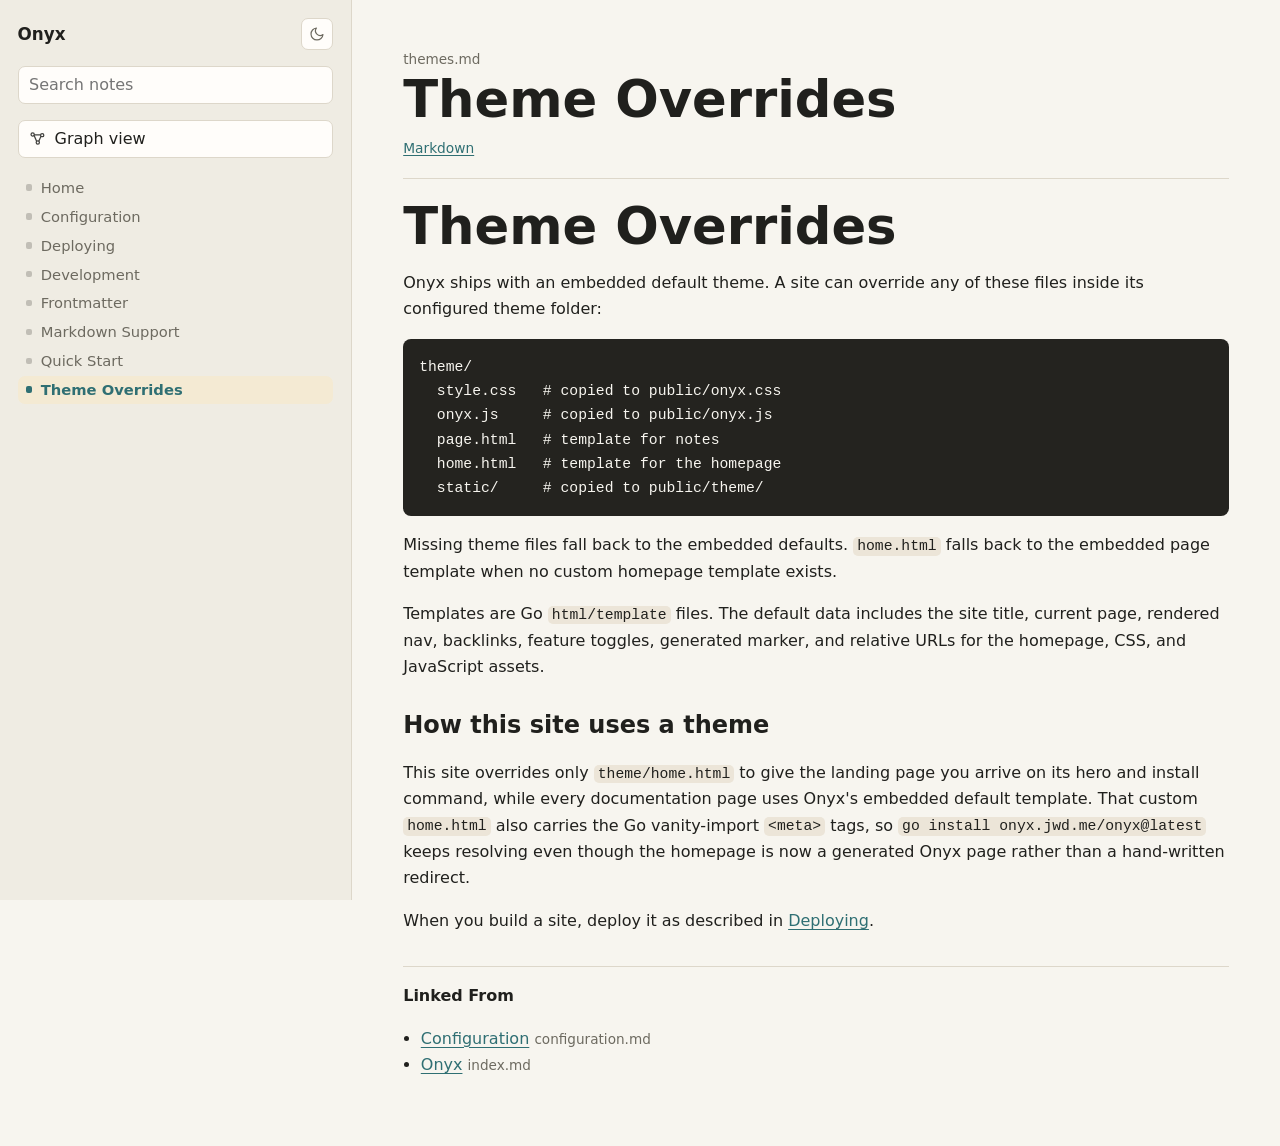
<file: public/themes/index.html>
<!-- generated by Onyx; do not edit -->
<!doctype html>
<html lang="en">
<head>
  <meta charset="utf-8">
  <meta name="viewport" content="width=device-width, initial-scale=1">
  <title>Theme Overrides - Onyx</title>
  <script>
    (function () {
      var theme = "";
      try { theme = localStorage.getItem("onyx-theme") || ""; } catch (err) {}
      if (theme !== "dark" && theme !== "light") {
        theme = window.matchMedia && window.matchMedia("(prefers-color-scheme: dark)").matches ? "dark" : "light";
      }
      document.documentElement.dataset.onyxTheme = theme;
    })();
  </script>
  <link rel="stylesheet" href="../../public/onyx.css">
  <script>window.ONYX_ROOT = "../../"; window.ONYX_PAGE = "themes";</script>
  <script defer src="../../public/onyx.js"></script>
</head>
<body>
  <a class="skip-link" href="#content">Skip to content</a>
  <div class="onyx-shell">
    <aside class="onyx-sidebar">
      <div class="onyx-sidebar-top">
        <a class="onyx-brand" href="../../">Onyx</a>
        <button type="button" id="onyx-theme-toggle" class="onyx-theme-toggle" aria-label="Use dark theme" aria-pressed="false" title="Use dark theme" hidden>
          <svg class="onyx-theme-icon onyx-theme-icon-moon" viewBox="0 0 24 24" fill="none" stroke="currentColor" stroke-width="1.8" stroke-linecap="round" stroke-linejoin="round" aria-hidden="true">
            <path d="M21 12.8A9 9 0 1 1 11.2 3 7 7 0 0 0 21 12.8z"></path>
          </svg>
          <svg class="onyx-theme-icon onyx-theme-icon-sun" viewBox="0 0 24 24" fill="none" stroke="currentColor" stroke-width="1.8" stroke-linecap="round" stroke-linejoin="round" aria-hidden="true">
            <circle cx="12" cy="12" r="4"></circle>
            <path d="M12 2v2"></path>
            <path d="M12 20v2"></path>
            <path d="m4.9 4.9 1.4 1.4"></path>
            <path d="m17.7 17.7 1.4 1.4"></path>
            <path d="M2 12h2"></path>
            <path d="M20 12h2"></path>
            <path d="m6.3 17.7-1.4 1.4"></path>
            <path d="m19.1 4.9-1.4 1.4"></path>
          </svg>
        </button>
      </div>
      
      <div class="onyx-search">
        <input id="onyx-search" type="search" autocomplete="off" placeholder="Search notes">
        <div id="onyx-search-results" class="onyx-search-results" hidden></div>
      </div>
      
      
      <button type="button" id="onyx-graph-open" class="onyx-graph-btn" aria-haspopup="dialog">
        <svg viewBox="0 0 24 24" fill="none" stroke="currentColor" stroke-width="1.7" aria-hidden="true">
          <circle cx="5" cy="6" r="2.2"></circle>
          <circle cx="18" cy="7" r="2.2"></circle>
          <circle cx="12" cy="17" r="2.2"></circle>
          <line x1="6.8" y1="7.2" x2="10.4" y2="15.4"></line>
          <line x1="16.4" y1="8.6" x2="13.3" y2="15.5"></line>
          <line x1="7" y1="6.5" x2="16" y2="6.8"></line>
        </svg>
        Graph view
      </button>
      
      <nav aria-label="Notes">
        <ul class="nav-tree"><li><a href="../../">Home</a></li><li><a href="../../public/configuration/">Configuration</a></li><li><a href="../../public/deploying/">Deploying</a></li><li><a href="../../public/development/">Development</a></li><li><a href="../../public/frontmatter/">Frontmatter</a></li><li><a href="../../public/markdown/">Markdown Support</a></li><li><a href="../../public/quick-start/">Quick Start</a></li><li><a aria-current="page" href="../../public/themes/">Theme Overrides</a></li></ul>
      </nav>
    </aside>
    <main id="content" class="onyx-main">
      <article class="onyx-note">
        <header class="onyx-note-header">
          <p class="onyx-path">themes.md</p>
          <h1>Theme Overrides</h1>
          <a class="onyx-source" href="../../docs/themes.md">Markdown</a>
        </header>
        <div class="onyx-content">
          <h1 id="theme-overrides">Theme Overrides</h1>
<p>Onyx ships with an embedded default theme. A site can override any of these files inside its configured theme folder:</p>
<pre><code class="language-text">theme/
  style.css   # copied to public/onyx.css
  onyx.js     # copied to public/onyx.js
  page.html   # template for notes
  home.html   # template for the homepage
  static/     # copied to public/theme/</code></pre>
<p>Missing theme files fall back to the embedded defaults. <code>home.html</code> falls back to the embedded page template when no custom homepage template exists.</p>
<p>Templates are Go <code>html/template</code> files. The default data includes the site title, current page, rendered nav, backlinks, feature toggles, generated marker, and relative URLs for the homepage, CSS, and JavaScript assets.</p>
<h2 id="how-this-site-uses-a-theme">How this site uses a theme</h2>
<p>This site overrides only <code>theme/home.html</code> to give the landing page you arrive on its hero and install command, while every documentation page uses Onyx&#39;s embedded default template. That custom <code>home.html</code> also carries the Go vanity-import <code>&lt;meta&gt;</code> tags, so <code>go install onyx.jwd.me/onyx@latest</code> keeps resolving even though the homepage is now a generated Onyx page rather than a hand-written redirect.</p>
<p>When you build a site, deploy it as described in <a class="wiki-link" href="../../public/deploying/">Deploying</a>.</p>

        </div>
        
        <section class="onyx-backlinks" aria-labelledby="backlinks-title">
          <h2 id="backlinks-title">Linked From</h2>
          <ul>
            <li><a href="../../public/configuration/">Configuration</a> <span>configuration.md</span></li><li><a href="../../">Onyx</a> <span>index.md</span></li>
          </ul>
        </section>
        
      </article>
    </main>
  </div>
  <script>
    (function () {
      var button = document.getElementById("onyx-theme-toggle");
      if (!button) return;

      var root = document.documentElement;
      var storageKey = "onyx-theme";
      var media = window.matchMedia ? window.matchMedia("(prefers-color-scheme: dark)") : null;

      function storedTheme() {
        var theme = "";
        try { theme = localStorage.getItem(storageKey) || ""; } catch (err) {}
        return theme === "dark" || theme === "light" ? theme : "";
      }

      function systemTheme() {
        return media && media.matches ? "dark" : "light";
      }

      function applyTheme(theme) {
        root.dataset.onyxTheme = theme;
        var dark = theme === "dark";
        var label = dark ? "Use light theme" : "Use dark theme";
        button.setAttribute("aria-pressed", String(dark));
        button.setAttribute("aria-label", label);
        button.title = label;
      }

      button.hidden = false;
      applyTheme(storedTheme() || root.dataset.onyxTheme || systemTheme());

      button.addEventListener("click", function () {
        var theme = root.dataset.onyxTheme === "dark" ? "light" : "dark";
        try { localStorage.setItem(storageKey, theme); } catch (err) {}
        applyTheme(theme);
        document.dispatchEvent(new Event("onyx-theme-change"));
      });

      function syncSystemTheme(event) {
        if (!storedTheme()) applyTheme(event.matches ? "dark" : "light");
      }
      if (media && media.addEventListener) media.addEventListener("change", syncSystemTheme);
      else if (media && media.addListener) media.addListener(syncSystemTheme);
    })();
  </script>
  
  <div id="onyx-graph-modal" class="onyx-graph-modal" hidden role="dialog" aria-modal="true" aria-label="Knowledge graph">
    <div class="onyx-graph-backdrop" data-graph-close></div>
    <div class="onyx-graph-panel">
      <div class="onyx-graph-toolbar">
        <span class="onyx-graph-title">Graph</span>
        <span id="onyx-graph-count" class="onyx-graph-count"></span>
        <span class="onyx-graph-hint">drag to pan &middot; scroll to zoom &middot; click a node to open</span>
        <button type="button" class="onyx-graph-close" data-graph-close aria-label="Close graph">&times;</button>
      </div>
      <canvas id="onyx-graph-canvas"></canvas>
    </div>
  </div>
  
</body>
</html>
</file>
<file: public/onyx.css>
:root {
  color-scheme: light;
  --bg: #f7f5ef;
  --panel: #efece3;
  --surface: #fffdfa;
  --text: #20201d;
  --muted: #6d6a60;
  --line: #ddd7ca;
  --accent: #2f6f73;
  --accent-2: #8a5a35;
  --code: #ece5d8;
  --pre-bg: #24231f;
  --pre-text: #f7f5ef;
  --warn: #9a3412;
  --hover: #fdf6e7;
  --active: #f4ead3;
  --ring: rgb(47 111 115 / 22%);
  --radius: 8px;
  --shadow: rgb(32 32 29 / 15%);
  --graph-shadow: rgb(24 23 20 / 38%);
  --graph-node: #9a948733;
  --graph-node-solid: #8c867a;
  --graph-link: rgb(109 106 96 / 28%);
  --graph-current: var(--accent);
  --graph-focus: var(--accent-2);
  --graph-label: #4a4740;
  --graph-halo: #f6f4ec;
  --graph-grid: rgb(32 32 29 / 6%);
  --graph-bg-center: #faf8f3;
  --graph-bg-edge: #f1eee4;
  --graph-backdrop: rgb(24 23 20 / 55%);
  font-family: ui-sans-serif, system-ui, -apple-system, BlinkMacSystemFont, "Segoe UI", sans-serif;
}

:root[data-onyx-theme="dark"] {
  color-scheme: dark;
  --bg: #111410;
  --panel: #181d17;
  --surface: #20261e;
  --text: #f0efe6;
  --muted: #aaa595;
  --line: #343b31;
  --accent: #78c9cc;
  --accent-2: #d5a86e;
  --code: #242a22;
  --pre-bg: #090b08;
  --pre-text: #f1f5ea;
  --warn: #fb923c;
  --hover: #252c23;
  --active: #123539;
  --ring: rgb(120 201 204 / 25%);
  --shadow: rgb(0 0 0 / 38%);
  --graph-shadow: rgb(0 0 0 / 55%);
  --graph-node: #78816f55;
  --graph-node-solid: #9aa08e;
  --graph-link: rgb(170 165 149 / 24%);
  --graph-current: var(--accent);
  --graph-focus: var(--accent-2);
  --graph-label: #d8d3c5;
  --graph-halo: #131711;
  --graph-grid: rgb(240 239 230 / 7%);
  --graph-bg-center: #181d16;
  --graph-bg-edge: #0d100c;
  --graph-backdrop: rgb(2 4 3 / 68%);
}

:focus-visible {
  outline: 2px solid var(--accent);
  outline-offset: 2px;
}

* { box-sizing: border-box; }
html { min-height: 100%; }
body {
  min-height: 100%;
  margin: 0;
  background: var(--bg);
  color: var(--text);
  line-height: 1.65;
}

a { color: var(--accent); text-decoration-thickness: .08em; text-underline-offset: .18em; }
a:hover { color: var(--accent-2); }

.skip-link {
  position: absolute;
  top: .75rem;
  left: .75rem;
  transform: translateY(-200%);
  background: var(--text);
  color: var(--bg);
  padding: .45rem .7rem;
  border-radius: 6px;
  z-index: 10;
}
.skip-link:focus { transform: translateY(0); }

.onyx-shell {
  display: grid;
  grid-template-columns: minmax(17rem, 22rem) minmax(0, 1fr);
  min-height: 100vh;
}

.onyx-sidebar {
  position: sticky;
  top: 0;
  height: 100vh;
  overflow: auto;
  border-right: 1px solid var(--line);
  background: var(--panel);
  padding: 1.1rem;
}

.onyx-sidebar-top {
  display: flex;
  align-items: center;
  gap: .75rem;
  margin-bottom: 1rem;
}

.onyx-brand {
  display: block;
  flex: 1 1 auto;
  min-width: 0;
  color: var(--text);
  font-size: 1.05rem;
  font-weight: 750;
  line-height: 1.2;
  text-decoration: none;
  overflow-wrap: anywhere;
}

.onyx-theme-toggle {
  display: inline-grid;
  place-items: center;
  flex: 0 0 auto;
  width: 2rem;
  height: 2rem;
  border: 1px solid var(--line);
  border-radius: 7px;
  background: var(--surface);
  color: var(--muted);
  cursor: pointer;
  transition: background .12s ease, border-color .12s ease, color .12s ease;
}
.onyx-theme-toggle:hover {
  background: var(--hover);
  border-color: var(--accent);
  color: var(--accent);
}
.onyx-theme-toggle[hidden] { display: none; }
.onyx-theme-icon {
  display: block;
  width: 1rem;
  height: 1rem;
}
.onyx-theme-icon-sun { display: none; }
:root[data-onyx-theme="dark"] .onyx-theme-icon-moon { display: none; }
:root[data-onyx-theme="dark"] .onyx-theme-icon-sun { display: block; }

.onyx-theme-toggle:active .onyx-theme-icon {
  transform: scale(.94);
}

.onyx-search { position: relative; margin-bottom: 1rem; }
.onyx-search input {
  width: 100%;
  border: 1px solid var(--line);
  border-radius: 7px;
  background: var(--surface);
  color: var(--text);
  font: inherit;
  line-height: 1.2;
  padding: .55rem .65rem;
  transition: border-color .12s ease, box-shadow .12s ease;
}
.onyx-search input:focus {
  outline: none;
  border-color: var(--accent);
  box-shadow: 0 0 0 3px var(--ring);
}
.onyx-search-results {
  position: absolute;
  z-index: 5;
  top: calc(100% + .35rem);
  left: 0;
  right: 0;
  max-height: 60vh;
  overflow: auto;
  border: 1px solid var(--line);
  border-radius: 8px;
  background: var(--surface);
  box-shadow: 0 14px 28px var(--shadow);
}
.onyx-search-results a {
  display: block;
  padding: .65rem .75rem;
  color: var(--text);
  text-decoration: none;
  border-bottom: 1px solid var(--line);
}
.onyx-search-results a:last-child { border-bottom: 0; }
.onyx-search-results strong { display: block; line-height: 1.25; }
.onyx-search-results span {
  display: block;
  color: var(--muted);
  font-size: .82rem;
  line-height: 1.35;
  margin-top: .15rem;
}

.nav-tree, .nav-tree ul {
  list-style: none;
  margin: 0;
  padding-left: 0;
}
.nav-tree ul {
  margin-left: .55rem;
  padding-left: .55rem;
  border-left: 1px solid var(--line);
}
.nav-tree li { margin: .05rem 0; }
.nav-tree a, .nav-tree span, .nav-tree summary {
  display: flex;
  align-items: center;
  gap: .5rem;
  color: var(--muted);
  font-size: .92rem;
  line-height: 1.3;
  padding: .28rem .45rem;
  text-decoration: none;
  border-radius: 7px;
  transition: background .12s ease, color .12s ease;
}
.nav-tree a:hover, .nav-tree summary:hover { background: var(--hover); color: var(--text); }
.nav-tree a[aria-current="page"] {
  background: var(--active);
  color: var(--accent);
  font-weight: 700;
}

/* Folder rows: a caret that rotates open, with a folder-toned label. */
.nav-tree details { margin: .05rem 0; }
.nav-tree summary {
  cursor: pointer;
  list-style: none;
  font-weight: 600;
  color: var(--text);
}
.nav-tree summary::-webkit-details-marker { display: none; }
.nav-tree summary::before {
  content: "";
  flex: 0 0 auto;
  width: 0;
  height: 0;
  border-left: 5px solid currentColor;
  border-top: 4px solid transparent;
  border-bottom: 4px solid transparent;
  opacity: .5;
  transition: transform .15s ease;
}
.nav-tree details[open] > summary::before { transform: rotate(90deg); }
.nav-tree summary a, .nav-tree summary span {
  display: inline;
  gap: 0;
  padding: 0;
  color: inherit;
  font: inherit;
}
.nav-tree summary a:hover { background: none; color: inherit; }

/* File rows: a small square dot, filled when it's the current page. */
.nav-tree li > a::before {
  content: "";
  flex: 0 0 auto;
  width: .4rem;
  height: .4rem;
  margin: 0 .05rem;
  border-radius: 2px;
  background: currentColor;
  opacity: .35;
}
.nav-tree li > a:hover::before { opacity: .6; }
.nav-tree li > a[aria-current="page"]::before { opacity: 1; }

.onyx-main {
  width: min(100%, 78rem);
  padding: clamp(1.2rem, 4vw, 4rem);
}
.onyx-note {
  max-width: 52rem;
}
.onyx-note-header {
  border-bottom: 1px solid var(--line);
  margin-bottom: 1.35rem;
  padding-bottom: 1rem;
}
.onyx-path {
  color: var(--muted);
  font-size: .85rem;
  line-height: 1.2;
  margin: 0 0 .35rem;
}
.onyx-note h1 {
  font-size: clamp(2rem, 5vw, 3.2rem);
  letter-spacing: 0;
  line-height: 1.05;
  margin: 0;
}
.onyx-source {
  display: inline-block;
  font-size: .86rem;
  margin-top: .65rem;
}

.onyx-content h2, .onyx-content h3, .onyx-content h4 {
  line-height: 1.15;
  margin-top: 2rem;
}
.onyx-content p, .onyx-content ul, .onyx-content ol, .onyx-content blockquote, .onyx-content table, .onyx-content pre {
  margin-bottom: 1rem;
}
.onyx-content img {
  max-width: 100%;
  height: auto;
  border-radius: 8px;
}
.onyx-content code {
  background: var(--code);
  border-radius: 5px;
  font-family: ui-monospace, SFMono-Regular, Menlo, Consolas, monospace;
  font-size: .92em;
  padding: .08rem .25rem;
}
.onyx-content pre {
  background: var(--pre-bg);
  color: var(--pre-text);
  overflow: auto;
  padding: 1rem;
  border-radius: 8px;
}
.onyx-content pre code {
  background: transparent;
  color: inherit;
  padding: 0;
}
.onyx-content blockquote {
  border-left: 3px solid var(--line);
  color: var(--muted);
  margin-left: 0;
  padding-left: 1rem;
}
.onyx-content table {
  border-collapse: collapse;
  display: block;
  max-width: 100%;
  overflow-x: auto;
}
.onyx-content th, .onyx-content td {
  border: 1px solid var(--line);
  padding: .45rem .6rem;
  vertical-align: top;
}
.onyx-content th { background: var(--panel); text-align: left; }
.onyx-content .onyx-math {
  margin: 1.1rem 0;
  overflow-x: auto;
  overflow-y: hidden;
}

.callout {
  border: 1px solid var(--line);
  border-left: 4px solid var(--accent);
  border-radius: 8px;
  margin: 1rem 0;
  padding: .8rem 1rem;
  background: var(--surface);
}
.callout-title {
  color: var(--accent);
  font-weight: 800;
  margin: 0 0 .35rem;
}
.callout-warning, .callout-danger, .callout-caution { border-left-color: var(--warn); }
.callout-warning .callout-title, .callout-danger .callout-title, .callout-caution .callout-title { color: var(--warn); }

.broken-link {
  color: var(--warn);
  font-weight: 700;
}
.embed-note {
  border: 1px solid var(--line);
  border-radius: 6px;
  display: inline-block;
  padding: .05rem .35rem;
  text-decoration: none;
}

.onyx-backlinks {
  border-top: 1px solid var(--line);
  margin-top: 2rem;
  padding-top: 1rem;
}
.onyx-backlinks h2 {
  font-size: 1rem;
  letter-spacing: 0;
  margin: 0 0 .5rem;
}
.onyx-backlinks ul { padding-left: 1.1rem; }
.onyx-backlinks span {
  color: var(--muted);
  font-size: .85rem;
}

/* Graph view: a sidebar trigger that opens a full-screen force-directed map. */
.onyx-graph-btn {
  display: flex;
  align-items: center;
  gap: .5rem;
  width: 100%;
  margin-bottom: 1rem;
  padding: .5rem .65rem;
  border: 1px solid var(--line);
  border-radius: 7px;
  background: var(--surface);
  color: var(--text);
  font: inherit;
  line-height: 1.2;
  cursor: pointer;
  transition: background .12s ease, border-color .12s ease, color .12s ease;
}
.onyx-graph-btn:hover { background: var(--hover); border-color: var(--accent); color: var(--accent); }
.onyx-graph-btn svg { width: 1.1em; height: 1.1em; flex: 0 0 auto; opacity: .85; }

.onyx-graph-modal { position: fixed; inset: 0; z-index: 50; display: flex; }
.onyx-graph-modal[hidden] { display: none; }
.onyx-graph-backdrop {
  position: absolute;
  inset: 0;
  background: var(--graph-backdrop);
  -webkit-backdrop-filter: blur(2px);
  backdrop-filter: blur(2px);
}
.onyx-graph-panel {
  position: relative;
  margin: auto;
  width: min(94vw, 1100px);
  height: min(88vh, 780px);
  display: flex;
  flex-direction: column;
  overflow: hidden;
  background: var(--bg);
  border: 1px solid var(--line);
  border-radius: 14px;
  box-shadow: 0 24px 60px var(--graph-shadow);
  animation: onyx-graph-pop .16s ease;
}
@keyframes onyx-graph-pop {
  from { opacity: 0; transform: translateY(8px) scale(.99); }
  to { opacity: 1; transform: none; }
}
.onyx-graph-toolbar {
  display: flex;
  align-items: center;
  gap: .75rem;
  padding: .55rem .9rem;
  border-bottom: 1px solid var(--line);
  background: var(--panel);
}
.onyx-graph-title { font-weight: 750; }
/* The count carries the auto margin (not the hint) so the close button stays
   pinned right even when the hint is hidden on narrow screens. */
.onyx-graph-count { color: var(--muted); font-size: .8rem; margin-right: auto; }
.onyx-graph-count:not(:empty)::before {
  content: "";
  display: inline-block;
  width: 1px;
  height: .9em;
  margin-right: .75rem;
  vertical-align: -.1em;
  background: var(--line);
}
.onyx-graph-hint { color: var(--muted); font-size: .8rem; }
.onyx-graph-close {
  border: 0;
  background: transparent;
  color: var(--muted);
  cursor: pointer;
  font-size: 1.5rem;
  line-height: 1;
  padding: 0 .25rem;
  border-radius: 6px;
}
.onyx-graph-close:hover { color: var(--text); background: var(--hover); }
#onyx-graph-canvas {
  flex: 1 1 auto;
  width: 100%;
  height: 100%;
  display: block;
  /* Soft center-lit gradient; --graph-halo (label/rim paint) should sit
     between these two tones so halos melt into the backdrop. */
  background: radial-gradient(120% 100% at 50% 32%, var(--graph-bg-center), var(--graph-bg-edge));
  cursor: grab;
  touch-action: none;
}
#onyx-graph-canvas.is-grabbing { cursor: grabbing; }
#onyx-graph-canvas.is-pointing { cursor: pointer; }
body.onyx-graph-lock { overflow: hidden; }

@media (max-width: 820px) {
  .onyx-shell { display: block; }
  .onyx-sidebar {
    position: static;
    height: auto;
    max-height: 45vh;
    border-right: 0;
    border-bottom: 1px solid var(--line);
  }
  .onyx-main { padding: 1.2rem; }
  .onyx-note h1 { font-size: 2rem; }
  .onyx-graph-panel { width: 96vw; height: 90vh; }
  .onyx-graph-hint { display: none; }
}
</file>
